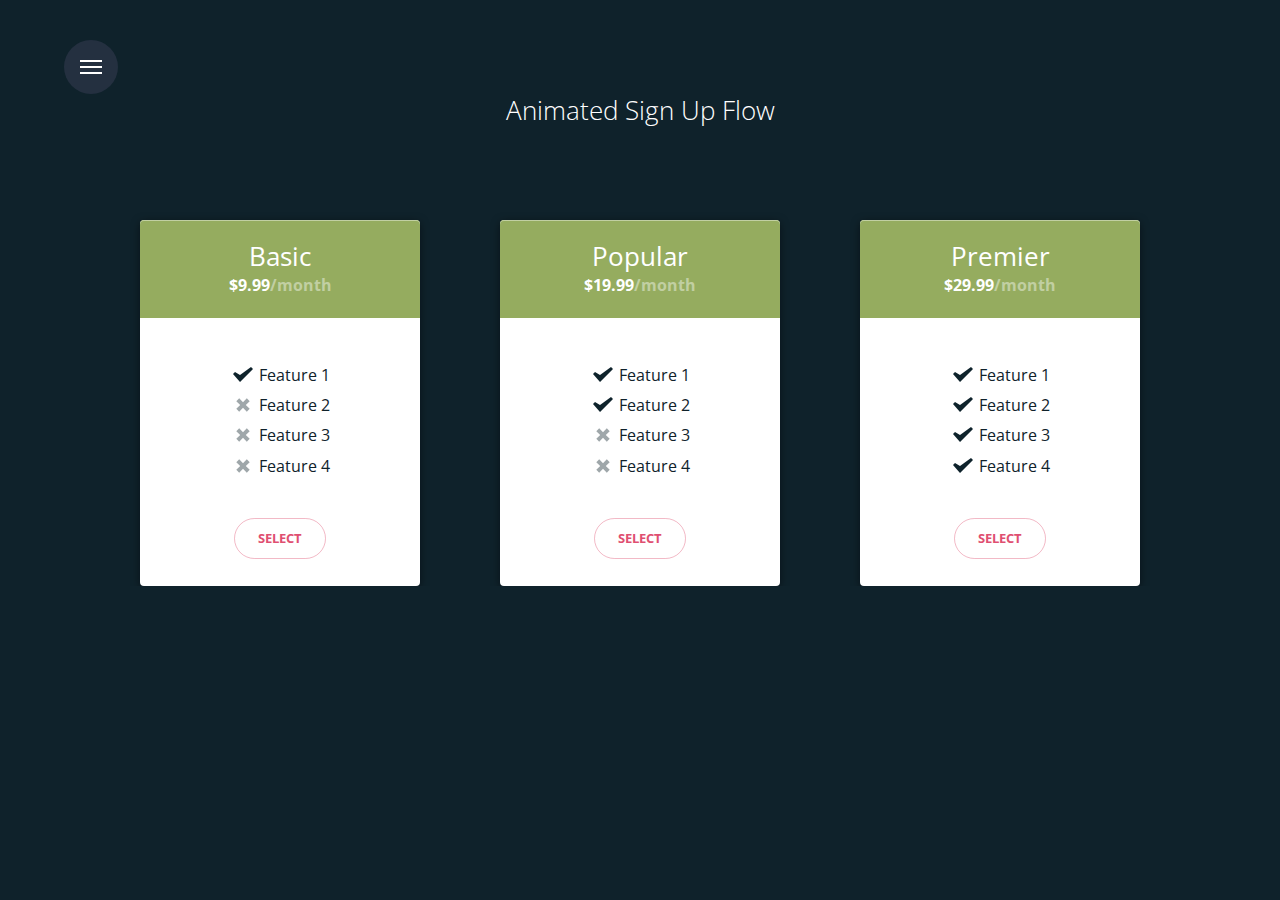
<file: donations/index.html>
<!doctype html>
<html lang="en" class="no-js">
<head>
	<meta charset="UTF-8">
	<meta name="viewport" content="width=device-width, initial-scale=1">
    <meta author="Kayasaya SAS">
	<link href='http://fonts.googleapis.com/css?family=Open+Sans:400,300,700,600' rel='stylesheet' type='text/css'>

	<link rel="stylesheet" href="css/reset.css"> <!-- CSS reset -->
	<link rel="stylesheet" href="../css/style.css"> <!-- Resource style -->
	<link rel="stylesheet" href="css/style.css"> <!-- Resource style -->
	<script src="js/modernizr.js"></script> <!-- Modernizr -->
  	
	<title>CIICCAC | Donations</title>
</head>
<body>
	<header class="cd-main-header">
		<h1>Animated Sign Up Flow</h1>
	</header>

	<ul class="cd-pricing">
		<li>
			<header class="cd-pricing-header">
				<h2>Basic</h2>

				<div class="cd-price">
					<span>$9.99</span>
					<span>month</span>
				</div>
			</header> <!-- .cd-pricing-header -->

			<div class="cd-pricing-features">
				<ul>
					<li class="available"><em>Feature 1</em></li>
					<li><em>Feature 2</em></li>
					<li><em>Feature 3</em></li>
					<li><em>Feature 4</em></li>
				</ul>
			</div> <!-- .cd-pricing-features -->

			<footer class="cd-pricing-footer">
				<a href="#0">Select</a>
			</footer> <!-- .cd-pricing-footer -->
		</li>
		
		<li>
			<header class="cd-pricing-header">
				<h2>Popular</h2>

				<div class="cd-price">
					<span>$19.99</span>
					<span>month</span>
				</div>
			</header> <!-- .cd-pricing-header -->

			<div class="cd-pricing-features">
				<ul>
					<li class="available"><em>Feature 1</em></li>
					<li class="available"><em>Feature 2</em></li>
					<li><em>Feature 3</em></li>
					<li><em>Feature 4</em></li>
				</ul>
			</div> <!-- .cd-pricing-features -->

			<footer class="cd-pricing-footer">
				<a href="#0">Select</a>
			</footer> <!-- .cd-pricing-footer -->
		</li>

		<li>
			<header class="cd-pricing-header">
				<h2>Premier</h2>

				<div class="cd-price">
					<span>$29.99</span>
					<span>month</span>
				</div>
			</header> <!-- .cd-pricing-header -->

			<div class="cd-pricing-features">
				<ul>
					<li class="available"><em>Feature 1</em></li>
					<li class="available"><em>Feature 2</em></li>
					<li class="available"><em>Feature 3</em></li>
					<li class="available"><em>Feature 4</em></li>
				</ul>
			</div> <!-- .cd-pricing-features -->

			<footer class="cd-pricing-footer">
				<a href="#0">Select</a>
			</footer> <!-- .cd-pricing-footer -->
		</li>
	</ul> <!-- .cd-pricing -->

	<div class="cd-form">
		
		<div class="cd-plan-info">
			<!-- content will be loaded using jQuery - according to the selected plan -->
		</div>

		<div class="cd-more-info">
			<h3>Need help?</h4>
			<p>Lorem ipsum dolor sit amet, consectetur adipisicing elit.</p>
		</div>
		
		<form action="">
			<fieldset>
				<legend>Account Info</legend>
				
				<div class="half-width">
					<label for="userName">Name</label>
					<input type="text" id="userName" name="userName">
				</div>
				
				<div class="half-width">
					<label for="userEmail">Email</label>
					<input type="email" id="userEmail" name="userEmail">
				</div>
				
				<div class="half-width">
					<label for="userPassword">Password</label>
					<input type="password" id="userPassword" name="userPassword">
				</div>
				
				<div class="half-width">
					<label for="userPasswordRepeat">Repeat Password</label>
					<input type="password" id="userPasswordRepeat" name="userPasswordRepeat">
				</div>
			</fieldset>

			<fieldset>
				<legend>Payment Method</legend>
				
				<div>
					<ul class="cd-payment-gateways">
						<li>
							<input type="radio" name="payment-method" id="paypal" value="paypal">
							<label for="paypal">Paypal</label>
						</li>
						
						<li>
							<input type="radio" name="payment-method" id="card" value="card" checked>
							<label for="card">Card</label>
						</li>
					</ul> <!-- .cd-payment-gateways -->
				</div>
				
				<div class="cd-credit-card">
					<div>
						<p class="half-width">
							<label for="cardNumber">Card Number</label>
							<input type="text" id="cardNumber" name="cardNumber">
						</p>

						<p class="half-width">
							<label>Expiration date</label>
							<b>
								<span class="cd-select">
									<select name="card-expiry-month" id="card-expiry-month">
										<option value="1">1</option>
										<option value="1">2</option>
										<option value="1">3</option>
										<option value="1">4</option>
										<option value="1">5</option>
										<option value="1">6</option>
										<option value="1">7</option>
										<option value="1">8</option>
										<option value="1">9</option>
										<option value="1">10</option>
										<option value="1">11</option>
										<option value="1">12</option>
									</select>
								</span>

								<span class="cd-select">
									<select name="card-expiry-year" id="card-expiry-year">
										<option value="2015">2015</option>
										<option value="2015">2016</option>
										<option value="2015">2017</option>
										<option value="2015">2018</option>
										<option value="2015">2019</option>
										<option value="2015">2020</option>
									</select>
								</span>
							</b>
						</p>
						
						<p class="half-width">
							<label for="cardCvc">Card CVC</label>
							<input type="text" id="cardCvc" name="cardCvc">
						</p>
					</div>
				</div> <!-- .cd-credit-card -->
			</fieldset>
			
			<fieldset>
				<div>
					<input type="submit" value="Get started">
				</div>
			</fieldset>
		</form>

		<a href="#0" class="cd-close"></a>
	</div>
<a href="#cd-nav" class="cd-nav-trigger">Menu 
		<span class="cd-nav-icon"></span>

		<svg x="0px" y="0px" width="54px" height="54px" viewBox="0 0 54 54">
			<circle fill="transparent" stroke="#656e79" stroke-width="1" cx="27" cy="27" r="25" stroke-dasharray="157 157" stroke-dashoffset="157"></circle>
		</svg>
	</a>
	
	<div id="cd-nav" class="cd-nav">
		<div class="cd-navigation-wrapper">
			<div class="cd-half-block">
				<h2>Navigation</h2>

				<nav>
					<ul class="cd-primary-nav">
						<li><a href="../index.html">Home</a></li>
						<li><a href="../slider/index.html">About Us</a></li>
						<li><a href="../projects/index.html">Our projects</a></li>
						<li><a href="#0" class="selected">Donations</a></li>
						<li><a href="/contact/index.html">Contact us</a></li>
					</ul>
				</nav>
			</div><!-- .cd-half-block -->
			
			<div class="cd-half-block">
				<address>
					<ul class="cd-contact-info">
						<li><a href="mailto:info@myemail.co">contact@siiccac.com</a></li>
						<li>Tel:41687006</li>
						<li>
							<span>5 de Mayo, Supermanzana 3, Manzana 81, Lote 3</span>
							<span>Col. Electricistas, Quintanaroo</span>
							<span>Cp.77400, MX</span>
						</li>
					</ul>
				</address>
			</div> <!-- .cd-half-block -->
		</div> <!-- .cd-navigation-wrapper -->
	</div> <!-- .cd-nav -->

<script src="js/jquery-2.1.4.js"></script>
<script src="js/velocity.min.js"></script>
<script src="js/main.js"></script> <!-- Resource jQuery -->
<script src="../js/main.js"></script> <!-- Resource jQuery -->
</body>
</html>
</file>
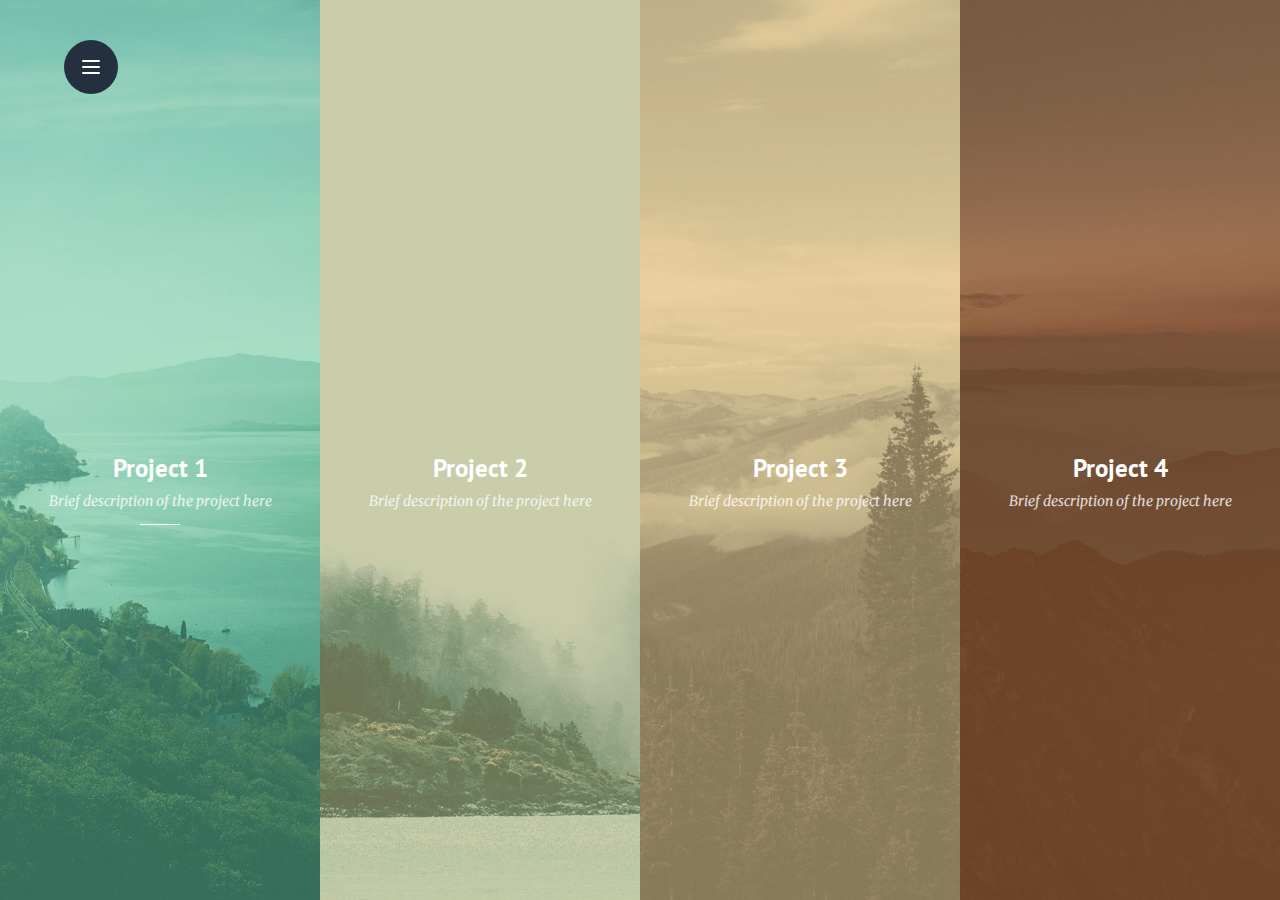
<file: projects/index.html>
<!doctype html>
<html lang="en" class="no-js">
<head>
	<meta charset="UTF-8">
	<meta name="viewport" content="width=device-width, initial-scale=1">
    <meta author="Kayasaya SAS">
	<link href='http://fonts.googleapis.com/css?family=PT+Sans:400,700|Merriweather:400italic,400' rel='stylesheet' type='text/css'>

	<link rel="stylesheet" href="css/reset.css"> <!-- CSS reset -->
	<link rel="stylesheet" href="css/style.css"> <!-- Resource style -->
	<script src="js/modernizr.js"></script> <!-- Modernizr -->
  	
	<title>CIICAC | Projects</title>
</head>
<body>
	<a class="cd-nav-trigger cd-text-replace" href="#primary-nav">Menu<span aria-hidden="true" class="cd-icon"></span></a>
	
	<div class="cd-projects-container">
		<ul class="cd-projects-previews">
			<li>
				<a href="#0">
					<div class="cd-project-title">
						<h2>Project 1</h2>
						<p>Brief description of the project here</p>
					</div>
				</a>
			</li>

			<li>
				<a href="#0">
					<div class="cd-project-title">
						<h2>Project 2</h2>
						<p>Brief description of the project here</p>
					</div>
				</a>
			</li>
			
			<li>
				<a href="#0">
					<div class="cd-project-title">
						<h2>Project 3</h2>
						<p>Brief description of the project here</p>
					</div>
				</a>
			</li>
			
			<li>
				<a href="#0">
					<div class="cd-project-title">
						<h2>Project 4</h2>
						<p>Brief description of the project here</p>
					</div>
				</a>
			</li>
		</ul> <!-- .cd-projects-previews -->

		<ul class="cd-projects">
			<li>
				<div class="preview-image">
					<div class="cd-project-title">
						<h2>Project 1</h2>
						<p>Brief description of the project here</p>
					</div> 
				</div>

				<div class="cd-project-info">
					<p>
						Lorem ipsum dolor sit amet, consectetur adipisicing elit. Minima, quod dicta aliquid nemo repellendus distinctio minus dolor aperiam suscipit, ea enim accusantium, deleniti qui sequi sint nihil modi amet eligendi, quidem animi error labore voluptatibus sed. Qui magnam labore, iusto nostrum. Praesentium non, impedit accusantium consequatur officia architecto, mollitia placeat aperiam tenetur pariatur voluptatibus corrupti vitae deserunt! Nostrum non mollitia deserunt ipsam. Sunt quaerat natus cupiditate iure ipsa voluptatibus recusandae ratione vitae amet distinctio, voluptas, minus vero expedita ea fugit similique sit cumque ad id facere? Ab quas, odio neque quis ratione. Natus labore sit esse, porro placeat eum hic.
						Lorem ipsum dolor sit amet, consectetur adipisicing elit. Minima, quod dicta aliquid nemo repellendus distinctio minus dolor aperiam suscipit, ea enim accusantium, deleniti qui sequi sint nihil modi amet eligendi, quidem animi error labore voluptatibus sed. Qui magnam labore, iusto nostrum. Praesentium non, impedit accusantium consequatur officia architecto, mollitia placeat aperiam tenetur pariatur voluptatibus corrupti vitae deserunt! Nostrum non mollitia deserunt ipsam. Sunt quaerat natus cupiditate iure ipsa voluptatibus recusandae ratione vitae amet distinctio, voluptas, minus vero expedita ea fugit similique sit cumque ad id facere? Ab quas, odio neque quis ratione. Natus labore sit esse, porro placeat eum hic.
						Lorem ipsum dolor sit amet, consectetur adipisicing elit. Minima, quod dicta aliquid nemo repellendus distinctio minus dolor aperiam suscipit, ea enim accusantium, deleniti qui sequi sint nihil modi amet eligendi, quidem animi error labore voluptatibus sed. Qui magnam labore, iusto nostrum. Praesentium non, impedit accusantium consequatur officia architecto, mollitia placeat aperiam tenetur pariatur voluptatibus corrupti vitae deserunt! Nostrum non mollitia deserunt ipsam. Sunt quaerat natus cupiditate iure ipsa voluptatibus recusandae ratione vitae amet distinctio, voluptas, minus vero expedita ea fugit similique sit cumque ad id facere? Ab quas, odio neque quis ratione. Natus labore sit esse, porro placeat eum hic.
						Lorem ipsum dolor sit amet, consectetur adipisicing elit. Minima, quod dicta aliquid nemo repellendus distinctio minus dolor aperiam suscipit, ea enim accusantium, deleniti qui sequi sint nihil modi amet eligendi, quidem animi error labore voluptatibus sed. Qui magnam labore, iusto nostrum. Praesentium non, impedit accusantium consequatur officia architecto, mollitia placeat aperiam tenetur pariatur voluptatibus corrupti vitae deserunt! Nostrum non mollitia deserunt ipsam. Sunt quaerat natus cupiditate iure ipsa voluptatibus recusandae ratione vitae amet distinctio, voluptas, minus vero expedita ea fugit similique sit cumque ad id facere? Ab quas, odio neque quis ratione. Natus labore sit esse, porro placeat eum hic.
					</p>
				</div> <!-- .cd-project-info -->
			</li>

			<li>
				<div class="preview-image">
					<div class="cd-project-title">
						<h2>Project 2</h2>
						<p>Brief description of the project here</p>
					</div> 
				</div>

				<div class="cd-project-info">
					<p>
						Lorem ipsum dolor sit amet, consectetur adipisicing elit. Minima, quod dicta aliquid nemo repellendus distinctio minus dolor aperiam suscipit, ea enim accusantium, deleniti qui sequi sint nihil modi amet eligendi, quidem animi error labore voluptatibus sed. Qui magnam labore, iusto nostrum. Praesentium non, impedit accusantium consequatur officia architecto, mollitia placeat aperiam tenetur pariatur voluptatibus corrupti vitae deserunt! Nostrum non mollitia deserunt ipsam. Sunt quaerat natus cupiditate iure ipsa voluptatibus recusandae ratione vitae amet distinctio, voluptas, minus vero expedita ea fugit similique sit cumque ad id facere? Ab quas, odio neque quis ratione. Natus labore sit esse, porro placeat eum hic.
						Lorem ipsum dolor sit amet, consectetur adipisicing elit. Minima, quod dicta aliquid nemo repellendus distinctio minus dolor aperiam suscipit, ea enim accusantium, deleniti qui sequi sint nihil modi amet eligendi, quidem animi error labore voluptatibus sed. Qui magnam labore, iusto nostrum. Praesentium non, impedit accusantium consequatur officia architecto, mollitia placeat aperiam tenetur pariatur voluptatibus corrupti vitae deserunt! Nostrum non mollitia deserunt ipsam. Sunt quaerat natus cupiditate iure ipsa voluptatibus recusandae ratione vitae amet distinctio, voluptas, minus vero expedita ea fugit similique sit cumque ad id facere? Ab quas, odio neque quis ratione. Natus labore sit esse, porro placeat eum hic.
						Lorem ipsum dolor sit amet, consectetur adipisicing elit. Minima, quod dicta aliquid nemo repellendus distinctio minus dolor aperiam suscipit, ea enim accusantium, deleniti qui sequi sint nihil modi amet eligendi, quidem animi error labore voluptatibus sed. Qui magnam labore, iusto nostrum. Praesentium non, impedit accusantium consequatur officia architecto, mollitia placeat aperiam tenetur pariatur voluptatibus corrupti vitae deserunt! Nostrum non mollitia deserunt ipsam. Sunt quaerat natus cupiditate iure ipsa voluptatibus recusandae ratione vitae amet distinctio, voluptas, minus vero expedita ea fugit similique sit cumque ad id facere? Ab quas, odio neque quis ratione. Natus labore sit esse, porro placeat eum hic.
						Lorem ipsum dolor sit amet, consectetur adipisicing elit. Minima, quod dicta aliquid nemo repellendus distinctio minus dolor aperiam suscipit, ea enim accusantium, deleniti qui sequi sint nihil modi amet eligendi, quidem animi error labore voluptatibus sed. Qui magnam labore, iusto nostrum. Praesentium non, impedit accusantium consequatur officia architecto, mollitia placeat aperiam tenetur pariatur voluptatibus corrupti vitae deserunt! Nostrum non mollitia deserunt ipsam. Sunt quaerat natus cupiditate iure ipsa voluptatibus recusandae ratione vitae amet distinctio, voluptas, minus vero expedita ea fugit similique sit cumque ad id facere? Ab quas, odio neque quis ratione. Natus labore sit esse, porro placeat eum hic.
					</p>
				</div> <!-- .cd-project-info -->
			</li>

			<li>
				<div class="preview-image">
					<div class="cd-project-title">
						<h2>Project 3</h2>
						<p>Brief description of the project here</p>
					</div> 
				</div>

				<div class="cd-project-info">
					<p>
						Lorem ipsum dolor sit amet, consectetur adipisicing elit. Minima, quod dicta aliquid nemo repellendus distinctio minus dolor aperiam suscipit, ea enim accusantium, deleniti qui sequi sint nihil modi amet eligendi, quidem animi error labore voluptatibus sed. Qui magnam labore, iusto nostrum. Praesentium non, impedit accusantium consequatur officia architecto, mollitia placeat aperiam tenetur pariatur voluptatibus corrupti vitae deserunt! Nostrum non mollitia deserunt ipsam. Sunt quaerat natus cupiditate iure ipsa voluptatibus recusandae ratione vitae amet distinctio, voluptas, minus vero expedita ea fugit similique sit cumque ad id facere? Ab quas, odio neque quis ratione. Natus labore sit esse, porro placeat eum hic.
						Lorem ipsum dolor sit amet, consectetur adipisicing elit. Minima, quod dicta aliquid nemo repellendus distinctio minus dolor aperiam suscipit, ea enim accusantium, deleniti qui sequi sint nihil modi amet eligendi, quidem animi error labore voluptatibus sed. Qui magnam labore, iusto nostrum. Praesentium non, impedit accusantium consequatur officia architecto, mollitia placeat aperiam tenetur pariatur voluptatibus corrupti vitae deserunt! Nostrum non mollitia deserunt ipsam. Sunt quaerat natus cupiditate iure ipsa voluptatibus recusandae ratione vitae amet distinctio, voluptas, minus vero expedita ea fugit similique sit cumque ad id facere? Ab quas, odio neque quis ratione. Natus labore sit esse, porro placeat eum hic.
						Lorem ipsum dolor sit amet, consectetur adipisicing elit. Minima, quod dicta aliquid nemo repellendus distinctio minus dolor aperiam suscipit, ea enim accusantium, deleniti qui sequi sint nihil modi amet eligendi, quidem animi error labore voluptatibus sed. Qui magnam labore, iusto nostrum. Praesentium non, impedit accusantium consequatur officia architecto, mollitia placeat aperiam tenetur pariatur voluptatibus corrupti vitae deserunt! Nostrum non mollitia deserunt ipsam. Sunt quaerat natus cupiditate iure ipsa voluptatibus recusandae ratione vitae amet distinctio, voluptas, minus vero expedita ea fugit similique sit cumque ad id facere? Ab quas, odio neque quis ratione. Natus labore sit esse, porro placeat eum hic.
						Lorem ipsum dolor sit amet, consectetur adipisicing elit. Minima, quod dicta aliquid nemo repellendus distinctio minus dolor aperiam suscipit, ea enim accusantium, deleniti qui sequi sint nihil modi amet eligendi, quidem animi error labore voluptatibus sed. Qui magnam labore, iusto nostrum. Praesentium non, impedit accusantium consequatur officia architecto, mollitia placeat aperiam tenetur pariatur voluptatibus corrupti vitae deserunt! Nostrum non mollitia deserunt ipsam. Sunt quaerat natus cupiditate iure ipsa voluptatibus recusandae ratione vitae amet distinctio, voluptas, minus vero expedita ea fugit similique sit cumque ad id facere? Ab quas, odio neque quis ratione. Natus labore sit esse, porro placeat eum hic.
					</p>
				</div> <!-- .cd-project-info -->
			</li>

			<li>
				<div class="preview-image">
					<div class="cd-project-title">
						<h2>Project 4</h2>
						<p>Brief description of the project here</p>
					</div> 
				</div>

				<div class="cd-project-info">
					<p>
						Lorem ipsum dolor sit amet, consectetur adipisicing elit. Minima, quod dicta aliquid nemo repellendus distinctio minus dolor aperiam suscipit, ea enim accusantium, deleniti qui sequi sint nihil modi amet eligendi, quidem animi error labore voluptatibus sed. Qui magnam labore, iusto nostrum. Praesentium non, impedit accusantium consequatur officia architecto, mollitia placeat aperiam tenetur pariatur voluptatibus corrupti vitae deserunt! Nostrum non mollitia deserunt ipsam. Sunt quaerat natus cupiditate iure ipsa voluptatibus recusandae ratione vitae amet distinctio, voluptas, minus vero expedita ea fugit similique sit cumque ad id facere? Ab quas, odio neque quis ratione. Natus labore sit esse, porro placeat eum hic.
						Lorem ipsum dolor sit amet, consectetur adipisicing elit. Minima, quod dicta aliquid nemo repellendus distinctio minus dolor aperiam suscipit, ea enim accusantium, deleniti qui sequi sint nihil modi amet eligendi, quidem animi error labore voluptatibus sed. Qui magnam labore, iusto nostrum. Praesentium non, impedit accusantium consequatur officia architecto, mollitia placeat aperiam tenetur pariatur voluptatibus corrupti vitae deserunt! Nostrum non mollitia deserunt ipsam. Sunt quaerat natus cupiditate iure ipsa voluptatibus recusandae ratione vitae amet distinctio, voluptas, minus vero expedita ea fugit similique sit cumque ad id facere? Ab quas, odio neque quis ratione. Natus labore sit esse, porro placeat eum hic.
						Lorem ipsum dolor sit amet, consectetur adipisicing elit. Minima, quod dicta aliquid nemo repellendus distinctio minus dolor aperiam suscipit, ea enim accusantium, deleniti qui sequi sint nihil modi amet eligendi, quidem animi error labore voluptatibus sed. Qui magnam labore, iusto nostrum. Praesentium non, impedit accusantium consequatur officia architecto, mollitia placeat aperiam tenetur pariatur voluptatibus corrupti vitae deserunt! Nostrum non mollitia deserunt ipsam. Sunt quaerat natus cupiditate iure ipsa voluptatibus recusandae ratione vitae amet distinctio, voluptas, minus vero expedita ea fugit similique sit cumque ad id facere? Ab quas, odio neque quis ratione. Natus labore sit esse, porro placeat eum hic.
						Lorem ipsum dolor sit amet, consectetur adipisicing elit. Minima, quod dicta aliquid nemo repellendus distinctio minus dolor aperiam suscipit, ea enim accusantium, deleniti qui sequi sint nihil modi amet eligendi, quidem animi error labore voluptatibus sed. Qui magnam labore, iusto nostrum. Praesentium non, impedit accusantium consequatur officia architecto, mollitia placeat aperiam tenetur pariatur voluptatibus corrupti vitae deserunt! Nostrum non mollitia deserunt ipsam. Sunt quaerat natus cupiditate iure ipsa voluptatibus recusandae ratione vitae amet distinctio, voluptas, minus vero expedita ea fugit similique sit cumque ad id facere? Ab quas, odio neque quis ratione. Natus labore sit esse, porro placeat eum hic.
					</p>
				</div> <!-- .cd-project-info -->
			</li>
		</ul> <!-- .cd-projects -->

		<button class="scroll cd-text-replace">Scroll</button>
	</div> <!-- .cd-project-container -->

	<nav>
	<nav>
<div id="cd-nav" class="cd-nav">
		<div class="cd-navigation-wrapper">
			<div class="cd-half-block">
				<h2>Navigation</h2>

				<nav>
					<ul class="cd-primary-nav">
						<li><a href="../index.html">Home</a></li>
						<li><a href="../slider/index.html">About Us</a></li>
						<li><a href="#0" class="selected">Our projects</a></li>
						<li><a href="../donations/index.html">Donations</a></li>
						<li><a href="../contact/index.html">Contact us</a></li>
					</ul>
				</nav>
			</div><!-- .cd-half-block -->
			
			<div class="cd-half-block">
				<address>
					<ul class="cd-contact-info">
						<li><a href="mailto:info@myemail.co">contact@siiccac.com</a></li>
						<li>Tel:41687006</li>
						<li>
							<span>5 de Mayo, Supermanzana 3, Manzana 81, Lote 3</span>
							<span>Col. Electricistas, Quintanaroo</span>
							<span>Cp.77400, MX</span>
						</li>
					</ul>
				</address>
			</div> <!-- .cd-half-block -->
		</div> <!-- .cd-navigation-wrapper -->
	</div> <!-- .cd-nav --></nav> <!-- .cd-primary-nav -->
<script src="js/jquery-2.1.1.js"></script>
<script src="js/main.js"></script> <!-- Resource jQuery -->
</body>
</html>
</file>
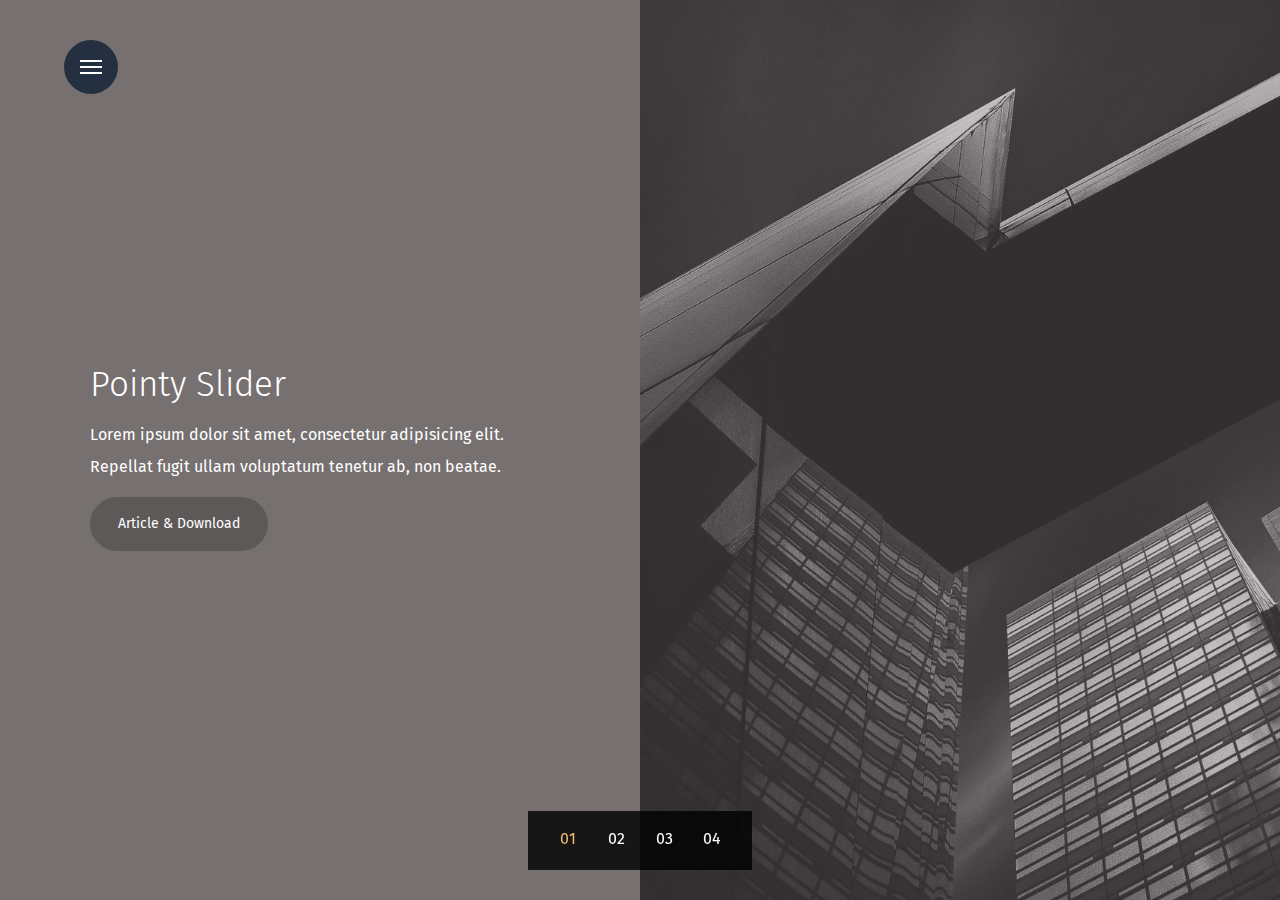
<file: slider/index.html>
<!doctype html>
<html lang="en" class="no-js">
<head>
	<meta charset="UTF-8">
	<meta name="viewport" content="width=device-width, initial-scale=1">
    <meta author="Kayasaya SAS">
	<link href='https://fonts.googleapis.com/css?family=Fira+Sans:400,300,700' rel='stylesheet' type='text/css'>

	<link rel="stylesheet" href="css/reset.css"> <!-- CSS reset -->
    <link rel="stylesheet" href="../css/style.css"> <!-- Resource style -->
	<link rel="stylesheet" href="css/style.css"> <!-- Resource style -->
	<script src="js/modernizr.js"></script> <!-- Modernizr -->
  	
	<title>CICCAC | About us</title>
</head>
<body>
	<div class="cd-slider-wrapper">
		<ul class="cd-slider">
			<li class="is-visible">
				<div class="cd-half-block image"></div>

				<div class="cd-half-block content">
					<div>
						<h2>Pointy Slider</h2>
						<p>
							Lorem ipsum dolor sit amet, consectetur adipisicing elit. Repellat fugit ullam voluptatum tenetur ab, non beatae.
						</p>
						<a href="https://codyhouse.co/?p=7404" class="btn">Article &amp; Download</a>
					</div>
				</div>
			</li> <!-- .cd-half-block.content -->

			<li>
				<div class="cd-half-block image"></div>

				<div class="cd-half-block content light-bg">
					<div>
						<h2>Slide Number 2</h2>
						<p>
							Lorem ipsum dolor sit amet, consectetur adipisicing elit. Repellat fugit ullam voluptatum tenetur ab, non beatae, impedit dolorem itaque voluptates facilis necessitatibus suscipit dolor rerum dolores dignissimos alias facere sunt aliquid.
						</p>
					</div>
				</div> <!-- .cd-half-block.content -->
			</li>

			<li>
				<div class="cd-half-block image"></div>

				<div class="cd-half-block content">
					<div>
						<h2>Slide Number 3</h2>
						<p>
							Lorem ipsum dolor sit amet, consectetur adipisicing elit. Repellat fugit ullam voluptatum tenetur ab, non beatae, impedit dolorem itaque voluptates facilis necessitatibus suscipit dolor rerum dolores dignissimos alias facere sunt aliquid.
						</p>
					</div>
				</div> <!-- .cd-half-block.content -->
			</li>

			<li>
				<div class="cd-half-block image"></div>

				<div class="cd-half-block content">
					<div>
						<h2>Slide Number 4</h2>
						<p>
							Lorem ipsum dolor sit amet, consectetur adipisicing elit. Repellat fugit ullam voluptatum tenetur ab, non beatae, impedit dolorem itaque voluptates facilis necessitatibus suscipit dolor rerum dolores dignissimos alias facere sunt aliquid.
						</p>
					</div>
				</div> <!-- .cd-half-block.content -->
			</li>
		</ul> <!-- .cd-slider -->
	</div> <!-- .cd-slider-wrapper -->
    <a href="#cd-nav" class="cd-nav-trigger">Menu 
		<span class="cd-nav-icon"></span>

		<svg x="0px" y="0px" width="54px" height="54px" viewBox="0 0 54 54">
			<circle fill="transparent" stroke="#656e79" stroke-width="1" cx="27" cy="27" r="25" stroke-dasharray="157 157" stroke-dashoffset="157"></circle>
		</svg>
	</a>
	
	<div id="cd-nav" class="cd-nav">
		<div class="cd-navigation-wrapper">
			<div class="cd-half-block">
				<h2>Navigation</h2>

				<nav>
					<ul class="cd-primary-nav">
						<li><a href="../index.html">Home</a></li>
						<li><a href="#0"  class="selected">About Us</a></li>
						<li><a href="../projects/index.html">Our projects</a></li>
						<li><a href="../donations/index.html">Donations</a></li>
						<li><a href="../contact/index.html">Contact us</a></li>
					</ul>
				</nav>
			</div><!-- .cd-half-block -->
			
			<div class="cd-half-block">
				<address>
					<ul class="cd-contact-info">
						<li><a href="mailto:info@myemail.co">contact@ciiccac.com</a></li>
						<li>Tel:41687006</li>
						<li>
							<span>5 de Mayo, Supermanzana 3, Manzana 81, Lote 3</span>
							<span>Col. Electricistas, Quintanaroo</span>
							<span>Cp.77400, MX</span>
						</li>
					</ul>
				</address>
			</div> <!-- .cd-half-block -->
		</div> <!-- .cd-navigation-wrapper -->
	</div> <!-- .cd-nav -->
<script src="js/jquery-2.1.4.js"></script>
<script src="js/jquery.mobile.custom.min.js"></script>
<script src="js/main.js"></script> <!-- Resource jQuery -->
<script src="../js/main.js"></script> <!-- Resource jQuery -->

</body>
</html>
</file>
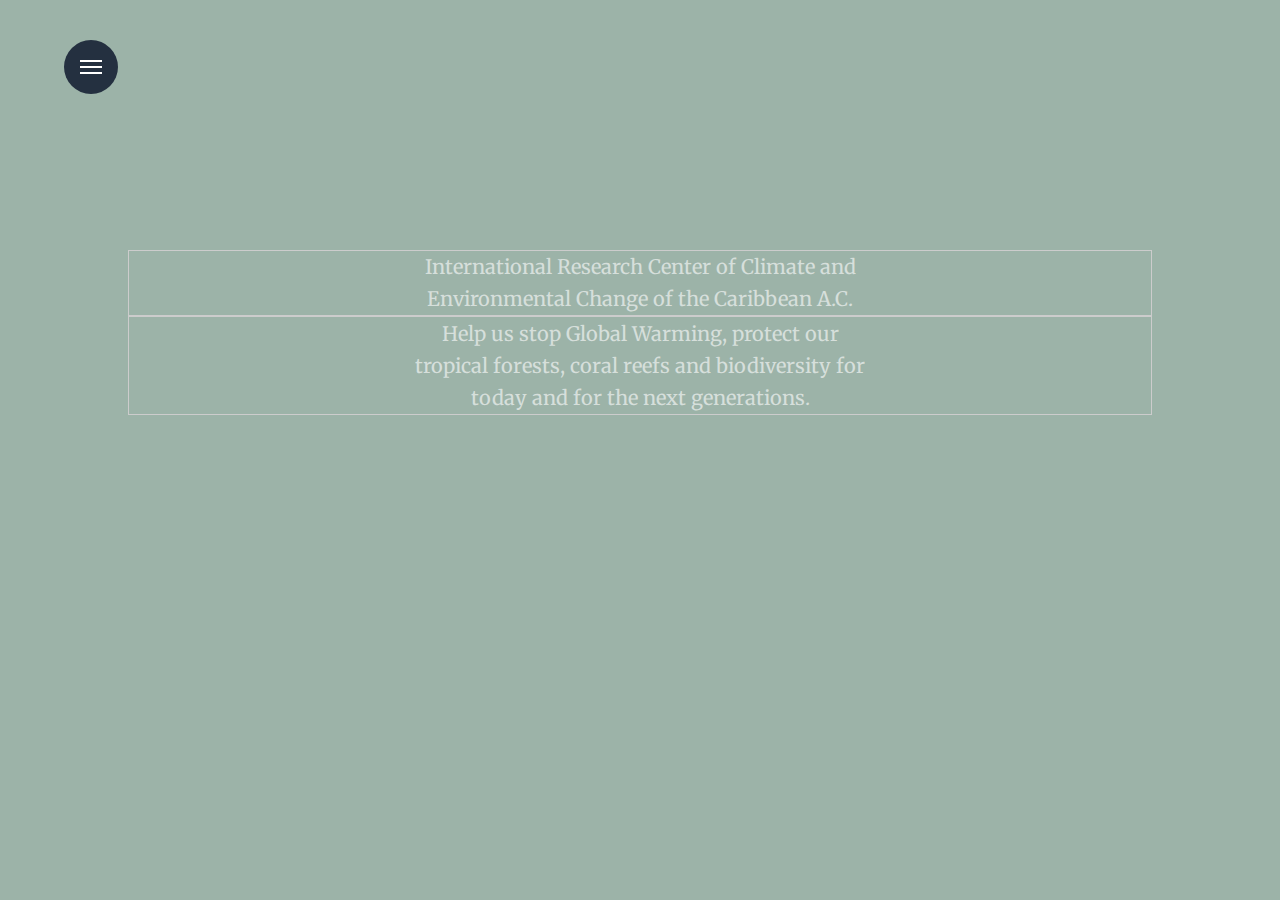
<file: Cicac/Navigation/index.html>
<!doctype html>
<html lang="en" class="no-js">
<head>
	<meta charset="UTF-8">
	<meta name="viewport" content="width=device-width, initial-scale=1">
    <meta author="Kayasaya SAS">

	<link href='http://fonts.googleapis.com/css?family=Open+Sans:400,800,700|Merriweather:400,700' rel='stylesheet' type='text/css'>

	<link rel="stylesheet" href="css/reset.css"> <!-- CSS reset -->
     <link rel="stylesheet" href="css/w3.css"> 
	<link rel="stylesheet" href="css/style.css"> <!-- Resource style -->
	<script src="js/modernizr.js"></script> <!-- Modernizr -->
  	
	<title>CIICAC</title>
</head>
<body>
	<main>
<div class="w3-container w3-border w3-large">
 <p class="w3-align">International Research Center of Climate and Environmental Change of the Caribbean A.C.</p>
</div> 	
 <div class="w3-container w3-border w3-large">
  <div class="w3-left-align"><p>Help us stop Global Warming, protect our tropical forests, coral reefs and biodiversity
for today and for the next generations.</p></div>
  
</div> 
		
	</main>

	<a href="#cd-nav" class="cd-nav-trigger">Menu 
		<span class="cd-nav-icon"></span>

		<svg x="0px" y="0px" width="54px" height="54px" viewBox="0 0 54 54">
			<circle fill="transparent" stroke="#656e79" stroke-width="1" cx="27" cy="27" r="25" stroke-dasharray="157 157" stroke-dashoffset="157"></circle>
		</svg>
	</a>
	
	<div id="cd-nav" class="cd-nav">
		<div class="cd-navigation-wrapper">
			<div class="cd-half-block">
				<h2>Navigation</h2>

				<nav>
					<ul class="cd-primary-nav">
						<li><a href="#0" class="selected">Home</a></li>
						<li><a href="slider/index.html">About Us</a></li>
						<li><a href="projects/index.html">Our projects</a></li>
						<li><a href="donations/index.html">Donations</a></li>
						<li><a href="/contact/index.html">Contact us</a></li>
					</ul>
				</nav>
			</div><!-- .cd-half-block -->
			
			<div class="cd-half-block">
				<address>
					<ul class="cd-contact-info">
						<li><a href="mailto:info@myemail.co">contact@siiccac.com</a></li>
						<li>Tel:41687006</li>
						<li>
							<span>5 de Mayo, Supermanzana 3, Manzana 81, Lote 3</span>
							<span>Col. Electricistas, Quintanaroo</span>
							<span>Cp.77400, MX</span>
						</li>
					</ul>
				</address>
			</div> <!-- .cd-half-block -->
		</div> <!-- .cd-navigation-wrapper -->
	</div> <!-- .cd-nav -->
<script src="js/jquery-2.1.1.js"></script>
<script src="js/main.js"></script> <!-- Resource jQuery -->
</body>
</html>
</file>
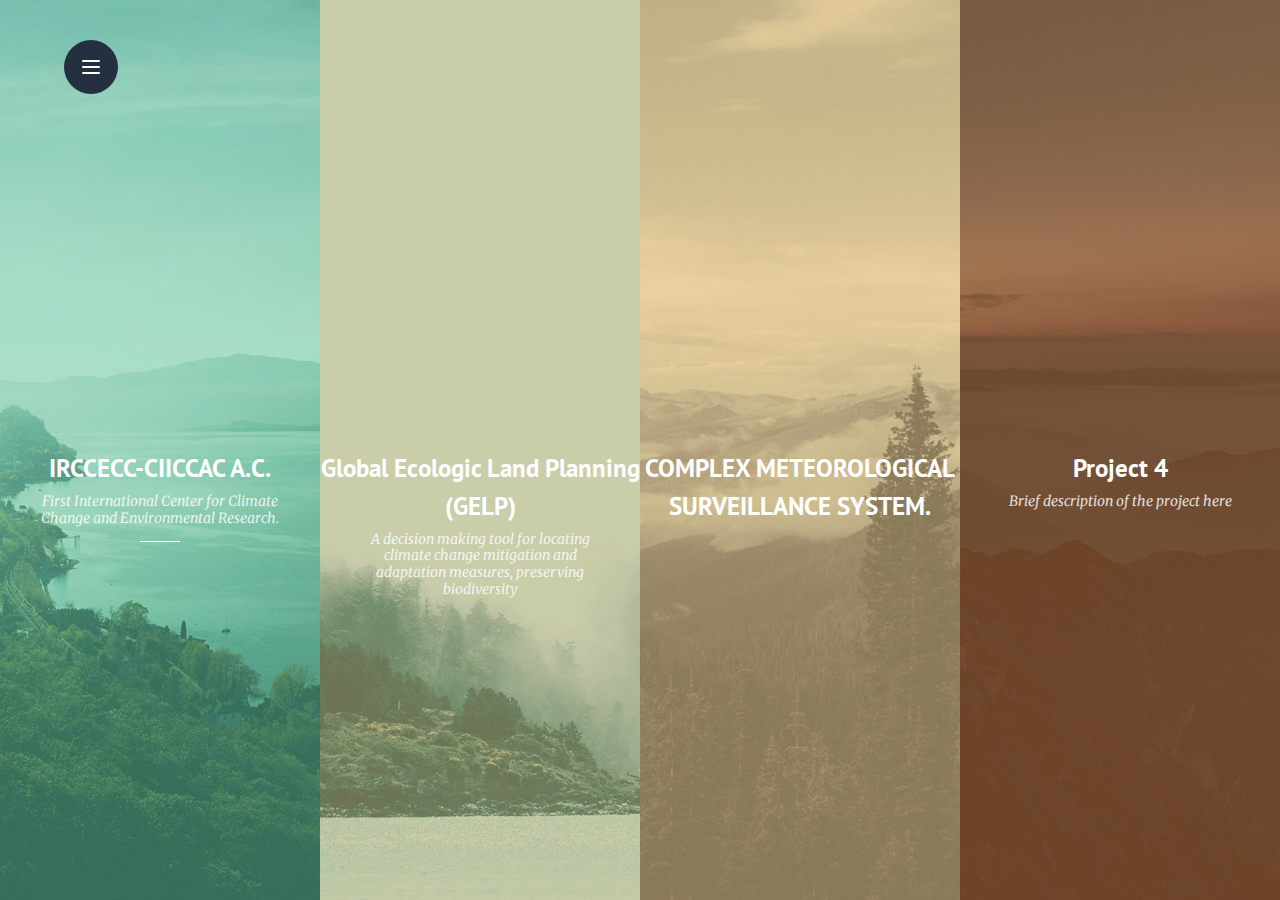
<file: Cicac/Navigation/projects/index.html>
<!doctype html>
<html lang="en" class="no-js">
<head>
	<meta charset="UTF-8">
	<meta name="viewport" content="width=device-width, initial-scale=1">
    <meta author="Kayasaya SAS">
	<link href='http://fonts.googleapis.com/css?family=PT+Sans:400,700|Merriweather:400italic,400' rel='stylesheet' type='text/css'>

	<link rel="stylesheet" href="css/reset.css"> <!-- CSS reset -->
	<link rel="stylesheet" href="css/style.css"> <!-- Resource style -->
	<script src="js/modernizr.js"></script> <!-- Modernizr -->
  	
	<title>CIICAC | Projects</title>
</head>
<body>
	<a class="cd-nav-trigger cd-text-replace" href="#primary-nav">Menu<span aria-hidden="true" class="cd-icon"></span></a>
	
	<div class="cd-projects-container">
		<ul class="cd-projects-previews">
			<li>
				<a href="#0">
					<div class="cd-project-title">
						<h2>IRCCECC-CIICCAC A.C.</h2>
						<p>First International Center for Climate Change and Environmental Research.</p>
					</div>
				</a>
			</li>

			<li>
				<a href="#0">
					<div class="cd-project-title">
						<h2>Global Ecologic Land Planning (GELP)</h2>
						<p>A decision making tool for locating climate change mitigation and adaptation measures, preserving biodiversity

​</p>
					</div>
				</a>
			</li>
			
			<li>
				<a href="#0">
					<div class="cd-project-title">
						<h2>COMPLEX METEOROLOGICAL SURVEILLANCE SYSTEM. </h2>
						<p></p>
					</div>
				</a>
			</li>
			
			<li>
				<a href="#0">
					<div class="cd-project-title">
						<h2>Project 4</h2>
						<p>Brief description of the project here</p>
					</div>
				</a>
			</li>
		</ul> <!-- .cd-projects-previews -->

		<ul class="cd-projects">
			<li>
				<div class="preview-image">
					<div class="cd-project-title">
						<h2>IRCCECC-CIICCAC A.C.</h2>
						<p></p>
					</div> 
				</div>

				<div class="cd-project-info">
					<p>Creation of the International Research Center for Climate Change IRCCECC, (CIICCAC for its Spanish initials)
Using the 12,000 square meters offered by a private foundation, the CIICCAC will be built in order to concentrate the knowledge of different universities working in the Caribbean region. The Center will coordinate the efforts to solve local problems of mitigation and adaptation of global change and to protect terrestrial and marine biodiversity.
                        The first International Center for Climate Change and Environmental Research. With the support of the Government of Quintana Roo, Mexico, the first regional research center in the State of Quintana Roo, Mexico, will be promoted: "International Center for Research on Climate and Environmental Change of the Caribbean A.C. (CIICCAC) "which will crystallize agreements at international, regional and national level that will involve various action projects for the protection of Rapid Response and Disaster Prevention, Biodiversity, Sustainable Development, adaptation and mitigation of Climate Chang
						
					</p>
				</div> <!-- .cd-project-info -->
			</li>

			<li>
				<div class="preview-image">
					<div class="cd-project-title">
						<h2>Global Ecologic Land Planning (GELP)</h2>
						<p></p>
					</div> 
				</div>

				<div class="cd-project-info">
					<p>
						GELP Funding
The execution of the GELP requires a large amount of financial support that can be supplied by the GELP Fund with the contribution of all nations, private sectors and probably similar to the Green Climate Fund proposed in the Paris Agreement, whose projects are supervised by representatives of all human society.
					</p>
				</div> <!-- .cd-project-info -->
			</li>

			<li>
				<div class="preview-image">
					<div class="cd-project-title">
						<h2>COMPLEX METEOROLOGICAL SURVEILLANCE SYSTEM, EARLY WARNING, RAPID RESPONSE AND DISASTER PREVENTION IN THE GREAT CARIBBEAN. </h2>
						<p></p>
					</div> 
				</div>

				<div class="cd-project-info">
					<p>
						1. Risk Management: Identify, Evaluate and Prioritize Risks Reduce, Disseminate and Transfer Risks

2. Emergency Management: Mitigation of Impacts of Emergencies

3. Response and Recovery: Overview Fast answer Recovery

4. Real-time information: Instant communication Dissemination of alert levels in different ways. Applications for cellular telephony
					</p>
				</div> <!-- .cd-project-info -->
			</li>

			<li>
				<div class="preview-image">
					<div class="cd-project-title">
						<h2>Project 4</h2>
						<p>Brief description of the project here</p>
					</div> 
				</div>

				<div class="cd-project-info">
					<p>
						Lorem ipsum dolor sit amet, consectetur adipisicing elit. Minima, quod dicta aliquid nemo repellendus distinctio minus dolor aperiam suscipit, ea enim accusantium, deleniti qui sequi sint nihil modi amet eligendi, quidem animi error labore voluptatibus sed. Qui magnam labore, iusto nostrum. Praesentium non, impedit accusantium consequatur officia architecto, mollitia placeat aperiam tenetur pariatur voluptatibus corrupti vitae deserunt! Nostrum non mollitia deserunt ipsam. Sunt quaerat natus cupiditate iure ipsa voluptatibus recusandae ratione vitae amet distinctio, voluptas, minus vero expedita ea fugit similique sit cumque ad id facere? Ab quas, odio neque quis ratione. Natus labore sit esse, porro placeat eum hic.
						Lorem ipsum dolor sit amet, consectetur adipisicing elit. Minima, quod dicta aliquid nemo repellendus distinctio minus dolor aperiam suscipit, ea enim accusantium, deleniti qui sequi sint nihil modi amet eligendi, quidem animi error labore voluptatibus sed. Qui magnam labore, iusto nostrum. Praesentium non, impedit accusantium consequatur officia architecto, mollitia placeat aperiam tenetur pariatur voluptatibus corrupti vitae deserunt! Nostrum non mollitia deserunt ipsam. Sunt quaerat natus cupiditate iure ipsa voluptatibus recusandae ratione vitae amet distinctio, voluptas, minus vero expedita ea fugit similique sit cumque ad id facere? Ab quas, odio neque quis ratione. Natus labore sit esse, porro placeat eum hic.
						Lorem ipsum dolor sit amet, consectetur adipisicing elit. Minima, quod dicta aliquid nemo repellendus distinctio minus dolor aperiam suscipit, ea enim accusantium, deleniti qui sequi sint nihil modi amet eligendi, quidem animi error labore voluptatibus sed. Qui magnam labore, iusto nostrum. Praesentium non, impedit accusantium consequatur officia architecto, mollitia placeat aperiam tenetur pariatur voluptatibus corrupti vitae deserunt! Nostrum non mollitia deserunt ipsam. Sunt quaerat natus cupiditate iure ipsa voluptatibus recusandae ratione vitae amet distinctio, voluptas, minus vero expedita ea fugit similique sit cumque ad id facere? Ab quas, odio neque quis ratione. Natus labore sit esse, porro placeat eum hic.
						Lorem ipsum dolor sit amet, consectetur adipisicing elit. Minima, quod dicta aliquid nemo repellendus distinctio minus dolor aperiam suscipit, ea enim accusantium, deleniti qui sequi sint nihil modi amet eligendi, quidem animi error labore voluptatibus sed. Qui magnam labore, iusto nostrum. Praesentium non, impedit accusantium consequatur officia architecto, mollitia placeat aperiam tenetur pariatur voluptatibus corrupti vitae deserunt! Nostrum non mollitia deserunt ipsam. Sunt quaerat natus cupiditate iure ipsa voluptatibus recusandae ratione vitae amet distinctio, voluptas, minus vero expedita ea fugit similique sit cumque ad id facere? Ab quas, odio neque quis ratione. Natus labore sit esse, porro placeat eum hic.
					</p>
				</div> <!-- .cd-project-info -->
			</li>
		</ul> <!-- .cd-projects -->

		<button class="scroll cd-text-replace">Scroll</button>
	</div> <!-- .cd-project-container -->

	<nav>
	<nav>
<div id="cd-nav" class="cd-nav">
		<div class="cd-navigation-wrapper">
			<div class="cd-half-block">
				<h2>Navigation</h2>

				<nav>
					<ul class="cd-primary-nav">
						<li><a href="../index.html">Home</a></li>
						<li><a href="../slider/index.html">About Us</a></li>
						<li><a href="#0" class="selected">Our projects</a></li>
						<li><a href="../donations/index.html">Donations</a></li>
						<li><a href="../contact/index.html">Contact us</a></li>
					</ul>
				</nav>
			</div><!-- .cd-half-block -->
			
			<div class="cd-half-block">
				<address>
					<ul class="cd-contact-info">
						<li><a href="mailto:info@myemail.co">contact@siiccac.com</a></li>
						<li>Tel:41687006</li>
						<li>
							<span>5 de Mayo, Supermanzana 3, Manzana 81, Lote 3</span>
							<span>Col. Electricistas, Quintanaroo</span>
							<span>Cp.77400, MX</span>
						</li>
					</ul>
				</address>
			</div> <!-- .cd-half-block -->
		</div> <!-- .cd-navigation-wrapper -->
	</div> <!-- .cd-nav --></nav> <!-- .cd-primary-nav -->
<script src="js/jquery-2.1.1.js"></script>
<script src="js/main.js"></script> <!-- Resource jQuery -->
</body>
</html>
</file>
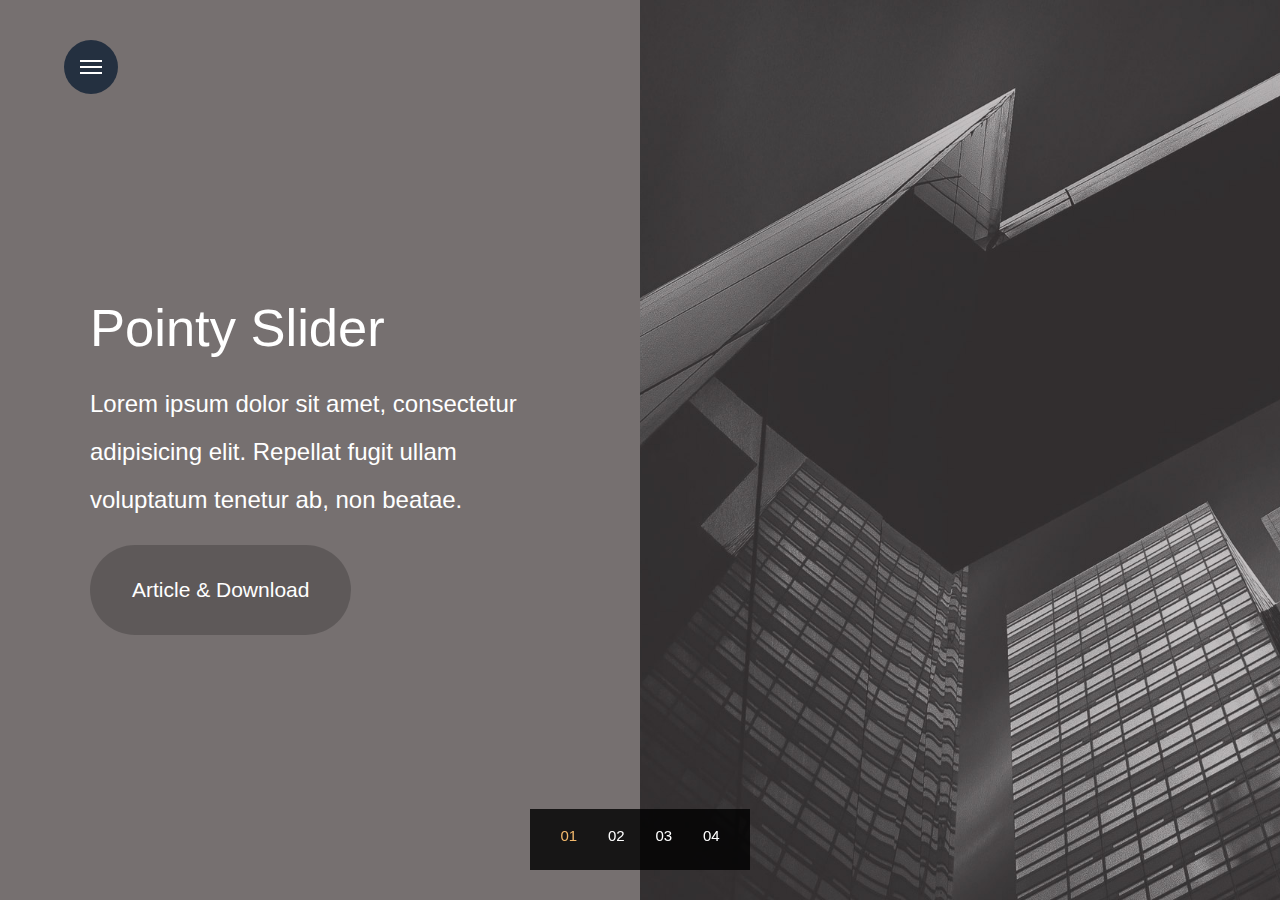
<file: Cicac/Navigation/slider/index.html>
<!doctype html>
<html lang="en" class="no-js">
<head>
	<meta charset="UTF-8">
	<meta name="viewport" content="width=device-width, initial-scale=1">
    <meta author="Kayasaya SAS">
	<link href='https://fonts.googleapis.com/css?family=Fira+Sans:400,300,700' rel='stylesheet' type='text/css'>

	<link rel="stylesheet" href="css/reset.css"> <!-- CSS reset -->
    <link rel="stylesheet" href="../css/style.css"> <!-- Resource style -->
	<link rel="stylesheet" href="css/style.css"> <!-- Resource style -->
	<link rel="stylesheet" href="../css/w3.css"> <!-- Resource style -->
    <script src="js/modernizr.js"></script> <!-- Modernizr -->
  	
	<title>CICCAC | About us</title>
</head>
<body>
	<div class="cd-slider-wrapper">
		<ul class="cd-slider">
			<li class="is-visible">
				<div class="cd-half-block image"></div>

				<div class="cd-half-block content">
					<div>
						<h2>Pointy Slider</h2>
						<p>
							Lorem ipsum dolor sit amet, consectetur adipisicing elit. Repellat fugit ullam voluptatum tenetur ab, non beatae.
						</p>
						<a href="https://codyhouse.co/?p=7404" class="btn">Article &amp; Download</a>
					</div>
				</div>
			</li> <!-- .cd-half-block.content -->

			<li>
				<div class="cd-half-block image"></div>

				<div class="cd-half-block content light-bg">
					<div>
						<h2>Slide Number 2</h2>
						<p>
							Lorem ipsum dolor sit amet, consectetur adipisicing elit. Repellat fugit ullam voluptatum tenetur ab, non beatae, impedit dolorem itaque voluptates facilis necessitatibus suscipit dolor rerum dolores dignissimos alias facere sunt aliquid.
						</p>
					</div>
				</div> <!-- .cd-half-block.content -->
			</li>

			<li>
				<div class="cd-half-block image"></div>

				<div class="cd-half-block content">
					<div>
						<h2>Our Team</h2>
						<p>
							WE ARE A GROUP OF ACADEMICS, ENTREPRENEURS ECOLOGISTS, CIVIL ASSOCIATIONS AND SOCIAL ACTORS FOR A CHANGE OF CONSCIOUSNESS AND ACTION TO PROTECT NATURAL RESOURCES AND BIODIVERSITY FROM GLOBAL CLIMATE CHANGE THAT PROMOTES THE CONSTRUCTION OF A PLANETARY SOCIETY
						</p>
					</div>
				</div> <!-- .cd-half-block.content -->
			</li>

			<li>
				<div class="cd-half-block image"></div>

				<div class="cd-half-block content">
					<div>
						<h2>Our Team</h2>
						
						
							  <div class="w3-card-4">

<header class="w3-container w3-light-grey">
  <h3>Enrique Lima Zuno</h3>
</header>

<div class="w3-container">
  <p></p>
  <hr>
  <img src="img/a.png" alt="Foto de Enrique Lima Zuno" class="w3-left w3-circle">
  <p>Employer and hotelier of Isla Mujeres, Quintana Roo, Mexico.</p>
</div>

<button class="w3-button w3-block w3-dark-grey">Contactar</button>

</div> 
                         <div class="w3-card-4">

<header class="w3-container w3-light-grey">
  <h3>Luis Yáñez Trujillo</h3>
</header>

<div class="w3-container">
  <p></p>
  <hr>
  <img src="img/b.png" alt="Avatar" class="w3-left w3-circle">
  <p>Headline professor and remote sensing and GIS researcher.</p>
</div>

<button class="w3-button w3-block w3-dark-grey">+ Connect</button>

</div> 
                         <div class="w3-card-4">

<header class="w3-container w3-light-grey">
  <h3>Antonio Salas</h3>
</header>

<div class="w3-container">
  <p></p>
  <hr>
  <img src="img/c.png" alt="Avatar" class="w3-left w3-circle">
  <p>Medical practitioner professor and researcher of geographical medicine and epidemiology.</p>
</div>

<button class="w3-button w3-block w3-dark-grey">+ Connect</button>

</div> 
                         <div class="w3-card-4">

<header class="w3-container w3-light-grey">
  <h3>Valentino Sorani</h3>
</header>

<div class="w3-container">
  <p></p>
  <hr>
  <img src="img/d.png" alt="Avatar" class="w3-left w3-circle">
  <p>Hedline professor and ecological land planning researcher.</p>
</div>

<button class="w3-button w3-block w3-dark-grey">+ Connect</button>

</div> 
                         <div class="w3-card-4">

<header class="w3-container w3-light-grey">
  <h3></h3>
</header>

<div class="w3-container">
  <p>Fabio Mancini</p>
  <hr>
  <img src="img/e.png" alt="Avatar" class="w3-left w3-circle">
  <p>Headline professor and climate change researcher.</p>
</div>

<button class="w3-button w3-block w3-dark-grey">+ Connect</button>

</div> 
                         <div class="w3-card-4">

<header class="w3-container w3-light-grey">
  <h3></h3>
</header>

<div class="w3-container">
  <p>Amparo Sánchez Menchero</p>
  <hr>
  <img src="img/f.png" alt="Avatar" class="w3-left w3-circle">
  <p>Headline professor and researcher of human Geography</p>
</div>

<button class="w3-button w3-block w3-dark-grey">+ Connect</button>

</div> 
						</p>
					</div>
				</div> <!-- .cd-half-block.content -->
			</li>
		</ul> <!-- .cd-slider -->
	</div> <!-- .cd-slider-wrapper -->
    <a href="#cd-nav" class="cd-nav-trigger">Menu 
		<span class="cd-nav-icon"></span>

		<svg x="0px" y="0px" width="54px" height="54px" viewBox="0 0 54 54">
			<circle fill="transparent" stroke="#656e79" stroke-width="1" cx="27" cy="27" r="25" stroke-dasharray="157 157" stroke-dashoffset="157"></circle>
		</svg>
	</a>
	
	<div id="cd-nav" class="cd-nav">
		<div class="cd-navigation-wrapper">
			<div class="cd-half-block">
				<h2>Navigation</h2>

				<nav>
					<ul class="cd-primary-nav">
						<li><a href="../index.html">Home</a></li>
						<li><a href="#0"  class="selected">About Us</a></li>
						<li><a href="../projects/index.html">Our projects</a></li>
						<li><a href="../donations/index.html">Donations</a></li>
						<li><a href="../contact/index.html">Contact us</a></li>
					</ul>
				</nav>
			</div><!-- .cd-half-block -->
			
			<div class="cd-half-block">
				<address>
					<ul class="cd-contact-info">
						<li><a href="mailto:info@myemail.co">contact@ciiccac.com</a></li>
						<li>Tel:41687006</li>
						<li>
							<span>5 de Mayo, Supermanzana 3, Manzana 81, Lote 3</span>
							<span>Col. Electricistas, Quintanaroo</span>
							<span>Cp.77400, MX</span>
						</li>
					</ul>
				</address>
			</div> <!-- .cd-half-block -->
		</div> <!-- .cd-navigation-wrapper -->
	</div> <!-- .cd-nav -->
<script src="js/jquery-2.1.4.js"></script>
<script src="js/jquery.mobile.custom.min.js"></script>
<script src="js/main.js"></script> <!-- Resource jQuery -->
<script src="../js/main.js"></script> <!-- Resource jQuery -->

</body>
</html>
</file>
<file: css/style.css>
/* -------------------------------- 

Primary style

-------------------------------- */
*, *::after, *::before {
  -webkit-box-sizing: border-box;
  -moz-box-sizing: border-box;
  box-sizing: border-box;
}

html {
  font-size: 62.5%;
}
html * {
  -webkit-font-smoothing: antialiased;
  -moz-osx-font-smoothing: grayscale;
}

body {
  font-size: 1.6rem;
  font-family: "Open Sans", sans-serif;
  color: #243040;
  background-color: #ffffff;
}

body, html {
  /* prevent horizontal scrolling */
  overflow-x: hidden;
}

a {
  color: #9cb3a8;
  text-decoration: none;
}

/* -------------------------------- 

Main Components 

-------------------------------- */
main {
  position: relative;
  z-index: 2;
  /* fix bug on iOS */
  height: 100vh;
  overflow-y: auto;
  -webkit-overflow-scrolling: touch;
  padding: 200px 5%;
  background-color: #9cb3a8;
  /* Force Hardware Acceleration in WebKit */
  -webkit-transform: translateZ(0);
  -moz-transform: translateZ(0);
  -ms-transform: translateZ(0);
  -o-transform: translateZ(0);
  transform: translateZ(0);
  -webkit-backface-visibility: hidden;
  backface-visibility: hidden;
  -webkit-transition: -webkit-transform 0.7s;
  -moz-transition: -moz-transform 0.7s;
  transition: transform 0.7s;
  -webkit-transition-timing-function: cubic-bezier(0.91, 0.01, 0.6, 0.99);
  -moz-transition-timing-function: cubic-bezier(0.91, 0.01, 0.6, 0.99);
  transition-timing-function: cubic-bezier(0.91, 0.01, 0.6, 0.99);
}
main h1, main p {
  text-align: center;
}
main h1 {
  font-size: 2.6rem;
  margin-bottom: 1em;
}
main p {
  font-family: "Merriweather", serif;
  color: #d6dfdb;
  max-width: 450px;
  margin: 0 auto;
  line-height: 1.6;
}
.navigation-is-open main {
  -webkit-transform: translateX(100%);
  -moz-transform: translateX(100%);
  -ms-transform: translateX(100%);
  -o-transform: translateX(100%);
  transform: translateX(100%);
}
@media only screen and (min-width: 768px) {
  main {
    padding: 250px 10%;
  }
  main h1 {
    font-size: 3.6rem;
  }
  main p {
    font-size: 2rem;
  }
}

.cd-nav-trigger {
  position: fixed;
  z-index: 3;
  left: 5%;
  top: 20px;
  height: 54px;
  width: 54px;
  background-color: #243040;
  border-radius: 50%;
  /* image replacement */
  overflow: hidden;
  text-indent: 100%;
  white-space: nowrap;
  -webkit-transition: -webkit-transform 0.5s;
  -moz-transition: -moz-transform 0.5s;
  transition: transform 0.5s;
}
.cd-nav-trigger .cd-nav-icon {
  /* icon created in CSS */
  position: absolute;
  left: 50%;
  top: 50%;
  bottom: auto;
  right: auto;
  -webkit-transform: translateX(-50%) translateY(-50%);
  -moz-transform: translateX(-50%) translateY(-50%);
  -ms-transform: translateX(-50%) translateY(-50%);
  -o-transform: translateX(-50%) translateY(-50%);
  transform: translateX(-50%) translateY(-50%);
  width: 22px;
  height: 2px;
  background-color: #ffffff;
}
.cd-nav-trigger .cd-nav-icon::before, .cd-nav-trigger .cd-nav-icon:after {
  /* upper and lower lines of the menu icon */
  content: '';
  position: absolute;
  top: 0;
  right: 0;
  width: 100%;
  height: 100%;
  background-color: inherit;
  /* Force Hardware Acceleration in WebKit */
  -webkit-transform: translateZ(0);
  -moz-transform: translateZ(0);
  -ms-transform: translateZ(0);
  -o-transform: translateZ(0);
  transform: translateZ(0);
  -webkit-backface-visibility: hidden;
  backface-visibility: hidden;
  -webkit-transition: -webkit-transform 0.5s, width 0.5s, top 0.3s;
  -moz-transition: -moz-transform 0.5s, width 0.5s, top 0.3s;
  transition: transform 0.5s, width 0.5s, top 0.3s;
}
.cd-nav-trigger .cd-nav-icon::before {
  -webkit-transform-origin: right top;
  -moz-transform-origin: right top;
  -ms-transform-origin: right top;
  -o-transform-origin: right top;
  transform-origin: right top;
  -webkit-transform: translateY(-6px);
  -moz-transform: translateY(-6px);
  -ms-transform: translateY(-6px);
  -o-transform: translateY(-6px);
  transform: translateY(-6px);
}
.cd-nav-trigger .cd-nav-icon::after {
  -webkit-transform-origin: right bottom;
  -moz-transform-origin: right bottom;
  -ms-transform-origin: right bottom;
  -o-transform-origin: right bottom;
  transform-origin: right bottom;
  -webkit-transform: translateY(6px);
  -moz-transform: translateY(6px);
  -ms-transform: translateY(6px);
  -o-transform: translateY(6px);
  transform: translateY(6px);
}
.no-touch .cd-nav-trigger:hover .cd-nav-icon::after {
  top: 2px;
}
.no-touch .cd-nav-trigger:hover .cd-nav-icon::before {
  top: -2px;
}
.cd-nav-trigger svg {
  position: absolute;
  top: 0;
  left: 0;
}
.cd-nav-trigger circle {
  /* circle border animation */
  -webkit-transition: stroke-dashoffset 0.4s 0s;
  -moz-transition: stroke-dashoffset 0.4s 0s;
  transition: stroke-dashoffset 0.4s 0s;
}
.navigation-is-open .cd-nav-trigger {
  /* rotate trigger when navigation becomes visible */
  -webkit-transform: rotate(180deg);
  -moz-transform: rotate(180deg);
  -ms-transform: rotate(180deg);
  -o-transform: rotate(180deg);
  transform: rotate(180deg);
}
.navigation-is-open .cd-nav-trigger .cd-nav-icon::after,
.navigation-is-open .cd-nav-trigger .cd-nav-icon::before {
  /* animate arrow --> from hamburger to arrow */
  width: 50%;
  -webkit-transition: -webkit-transform 0.5s, width 0.5s;
  -moz-transition: -moz-transform 0.5s, width 0.5s;
  transition: transform 0.5s, width 0.5s;
}
.navigation-is-open .cd-nav-trigger .cd-nav-icon::before {
  -webkit-transform: rotate(45deg);
  -moz-transform: rotate(45deg);
  -ms-transform: rotate(45deg);
  -o-transform: rotate(45deg);
  transform: rotate(45deg);
}
.navigation-is-open .cd-nav-trigger .cd-nav-icon::after {
  -webkit-transform: rotate(-45deg);
  -moz-transform: rotate(-45deg);
  -ms-transform: rotate(-45deg);
  -o-transform: rotate(-45deg);
  transform: rotate(-45deg);
}
.no-touch .navigation-is-open .cd-nav-trigger:hover .cd-nav-icon::after, .no-touch .navigation-is-open .cd-nav-trigger:hover .cd-nav-icon::before {
  top: 0;
}
.navigation-is-open .cd-nav-trigger circle {
  stroke-dashoffset: 0;
  -webkit-transition: stroke-dashoffset 0.4s 0.3s;
  -moz-transition: stroke-dashoffset 0.4s 0.3s;
  transition: stroke-dashoffset 0.4s 0.3s;
}
@media only screen and (min-width: 1170px) {
  .cd-nav-trigger {
    top: 40px;
  }
}

.cd-nav {
  position: fixed;
  z-index: 1;
  top: 0;
  left: 0;
  height: 100%;
  width: 100%;
  background-color: #243040;
  visibility: hidden;
  -webkit-transition: visibility 0s 0.7s;
  -moz-transition: visibility 0s 0.7s;
  transition: visibility 0s 0.7s;
}
.cd-nav .cd-navigation-wrapper {
  /* all navigation content */
  height: 100%;
  overflow-y: auto;
  -webkit-overflow-scrolling: touch;
  padding: 40px 5% 40px calc(5% + 80px);
  /* Force Hardware Acceleration in WebKit */
  -webkit-transform: translateZ(0);
  -moz-transform: translateZ(0);
  -ms-transform: translateZ(0);
  -o-transform: translateZ(0);
  transform: translateZ(0);
  -webkit-backface-visibility: hidden;
  backface-visibility: hidden;
  -webkit-transform: translateX(-50%);
  -moz-transform: translateX(-50%);
  -ms-transform: translateX(-50%);
  -o-transform: translateX(-50%);
  transform: translateX(-50%);
  -webkit-transition: -webkit-transform 0.7s;
  -moz-transition: -moz-transform 0.7s;
  transition: transform 0.7s;
  -webkit-transition-timing-function: cubic-bezier(0.86, 0.01, 0.77, 0.78);
  -moz-transition-timing-function: cubic-bezier(0.86, 0.01, 0.77, 0.78);
  transition-timing-function: cubic-bezier(0.86, 0.01, 0.77, 0.78);
}
.navigation-is-open .cd-nav {
  visibility: visible;
  -webkit-transition: visibility 0s 0s;
  -moz-transition: visibility 0s 0s;
  transition: visibility 0s 0s;
}
.navigation-is-open .cd-nav .cd-navigation-wrapper {
  -webkit-transform: translateX(0);
  -moz-transform: translateX(0);
  -ms-transform: translateX(0);
  -o-transform: translateX(0);
  transform: translateX(0);
  -webkit-transition: -webkit-transform 0.5s;
  -moz-transition: -moz-transform 0.5s;
  transition: transform 0.5s;
  -webkit-transition-timing-function: cubic-bezier(0.82, 0.01, 0.77, 0.78);
  -moz-transition-timing-function: cubic-bezier(0.82, 0.01, 0.77, 0.78);
  transition-timing-function: cubic-bezier(0.82, 0.01, 0.77, 0.78);
}
.cd-nav h2 {
  position: relative;
  margin-bottom: 1.7em;
  font-size: 1.3rem;
  font-weight: 800;
  color: #080b0f;
  text-transform: uppercase;
}
.cd-nav h2::after {
  /* bottom separation line */
  content: '';
  position: absolute;
  left: 0;
  bottom: -20px;
  height: 1px;
  width: 60px;
  background-color: currentColor;
}
.cd-nav .cd-primary-nav {
  margin-top: 60px;
}
.cd-nav .cd-primary-nav li {
  margin: 1.6em 0;
}
.cd-nav .cd-primary-nav a {
  font-family: "Merriweather", serif;
  font-size: 2.4rem;
  color: rgba(255, 255, 255, 0.3);
  display: inline-block;
}
.cd-nav .cd-primary-nav a.selected {
  color: #ffffff;
}
.no-touch .cd-nav .cd-primary-nav a:hover {
  color: #ffffff;
}
.cd-nav .cd-contact-info {
  margin-top: 80px;
}
.cd-nav .cd-contact-info li {
  font-family: "Merriweather", serif;
  margin-bottom: 1.5em;
  line-height: 1.2;
  color: rgba(255, 255, 255, 0.3);
}
.cd-nav .cd-contact-info a {
  color: #ffffff;
}
.cd-nav .cd-contact-info span {
  display: block;
}
.cd-nav .cd-contact-info li, .cd-nav .cd-contact-info a, .cd-nav .cd-contact-info span {
  font-size: 1.6rem;
}
@media only screen and (min-width: 1170px) {
  .cd-nav .cd-navigation-wrapper {
    padding: 62px 20%;
  }
  .cd-nav .cd-navigation-wrapper::after {
    clear: both;
    content: "";
    display: table;
  }
  .cd-nav .cd-half-block {
    width: 50%;
    float: left;
  }
  .cd-nav .cd-primary-nav {
    margin-top: 0;
  }
  .cd-nav h2 {
    font-size: 1.5rem;
    margin-bottom: 5.6em;
  }
  .cd-nav .cd-primary-nav li {
    margin: 2em 0;
  }
  .cd-nav .cd-primary-nav a {
    font-size: 4.4rem;
  }
  .cd-nav .cd-contact-info {
    margin-top: 120px;
    text-align: right;
  }
  .cd-nav .cd-contact-info li {
    margin-bottom: 2.4em;
  }
  .cd-nav .cd-contact-info li, .cd-nav .cd-contact-info a, .cd-nav .cd-contact-info span {
    font-size: 2rem;
  }
}

.no-js main {
  height: auto;
  overflow: visible;
}

.no-js .cd-nav {
  position: static;
  visibility: visible;
}
.no-js .cd-nav .cd-navigation-wrapper {
  height: auto;
  overflow: visible;
  padding: 100px 5%;
  -webkit-transform: translateX(0);
  -moz-transform: translateX(0);
  -ms-transform: translateX(0);
  -o-transform: translateX(0);
  transform: translateX(0);
}
</file>
<file: donations/css/style.css>
/* -------------------------------- 

Primary style

-------------------------------- */
*, *::after, *::before {
  box-sizing: border-box;
}

html {
  font-size: 62.5%;
}

body {
  font-size: 1.6rem;
  font-family: "Open Sans", sans-serif;
  color: #0f222b;
  background-color: #0f222b;
}

a {
  color: #95ac5f;
  text-decoration: none;
}

input {
  font-family: "Open Sans", sans-serif;
  font-size: 1.6rem;
}

/* -------------------------------- 

Header - not needed in production

-------------------------------- */
.cd-main-header {
  height: 170px;
  line-height: 170px;
  text-align: center;
}
.cd-main-header h1 {
  color: #ffffff;
  font-weight: 300;
  font-size: 2rem;
}
@media only screen and (min-width: 1024px) {
  .cd-main-header {
    height: 220px;
    line-height: 220px;
  }
  .cd-main-header h1 {
    font-size: 2.6rem;
  }
}

/* -------------------------------- 

Pricing tables 

-------------------------------- */
.cd-pricing {
  width: 90%;
  max-width: 280px;
  margin: 0 auto;
  text-align: center;
}
.cd-pricing > li {
  position: relative;
  margin: 0 auto 2.5em;
  background-color: #ffffff;
  border-radius: .3em .3em .25em .25em;
  box-shadow: 0 2px 8px rgba(2, 4, 5, 0.5);
}
.cd-pricing > li.empty-box {
  box-shadow: none;
}
.cd-pricing > li.empty-box::after {
  /* placeholder visible when .cd-form is open - in this case same color of the background */
  content: '';
  position: absolute;
  top: 0;
  left: 0;
  width: 100%;
  height: 100%;
  background-color: #0f222b;
}
@media only screen and (min-width: 768px) {
  .cd-pricing {
    max-width: 1000px;
  }
  .cd-pricing > li {
    width: 32%;
    float: left;
    margin-right: 2%;
    margin-bottom: 0;
  }
  .cd-pricing > li:last-of-type {
    margin-right: 0;
  }
}
@media only screen and (min-width: 1024px) {
  .cd-pricing > li {
    width: 28.0%;
    float: left;
    margin-right: 8%;
  }
}

.cd-pricing-header {
  padding: 1.3em 1em;
  background-color: #95ac5f;
  border-radius: .25em .25em 0 0;
  box-shadow: inset 0 1px 0 #c1cfa2;
  color: #ffffff;
  -webkit-font-smoothing: antialiased;
  -moz-osx-font-smoothing: grayscale;
}
.cd-pricing-header h2, .cd-pricing-header .cd-price {
  line-height: 1.2;
}
.cd-pricing-header h2 {
  font-size: 2rem;
  margin-bottom: 0.15em;
}
.cd-pricing-header .cd-price {
  display: inline-block;
  font-weight: bold;
}
.cd-pricing-header .cd-price::after {
  clear: both;
  content: "";
  display: table;
}
.cd-pricing-header span {
  float: left;
}
.cd-pricing-header span:nth-of-type(2) {
  color: #c1cfa2;
}
.cd-pricing-header span:nth-of-type(2)::before {
  content: '/';
}
@media only screen and (min-width: 768px) {
  .cd-pricing-header h2 {
    font-size: 2.6rem;
  }
}

.cd-pricing-features {
  padding: 2.8em 1em 2.5em;
}
.cd-pricing-features li {
  line-height: 1.5;
  margin-bottom: .4em;
}
.cd-pricing-features li:last-of-type {
  margin-bottom: 0;
}
.cd-pricing-features em {
  position: relative;
  padding-left: 28px;
}
.cd-pricing-features em::before {
  /* this is the icon (check or cross) next to the plan feature */
  position: absolute;
  content: '';
  left: 0;
  top: 50%;
  bottom: auto;
  -webkit-transform: translateY(-50%);
  -moz-transform: translateY(-50%);
  -ms-transform: translateY(-50%);
  -o-transform: translateY(-50%);
  transform: translateY(-50%);
  height: 24px;
  width: 24px;
  background: url(../img/cd-icons-plan.svg) no-repeat -24px 0;
}
.cd-pricing-features .available em::before {
  background-position: 0 0;
}

.cd-pricing-footer {
  padding-bottom: 1.7em;
}
.cd-pricing-footer a {
  -webkit-transition: -webkit-transform 0.3s;
  -moz-transition: -moz-transform 0.3s;
  transition: transform 0.3s;
}
.empty-box .cd-pricing-footer a {
  /* scale down to 0 the action button when sign up form is visible */
  -webkit-transform: scale(0);
  -moz-transform: scale(0);
  -ms-transform: scale(0);
  -o-transform: scale(0);
  transform: scale(0);
}

/* -------------------------------- 

Form 

-------------------------------- */
.cd-form {
  position: fixed;
  z-index: 2;
  background-color: #ffffff;
  border-radius: .25em;
  visibility: hidden;
  -webkit-transition: visibility 0s 0.8s;
  -moz-transition: visibility 0s 0.8s;
  transition: visibility 0s 0.8s;
  /* Force Hardware Acceleration in WebKit */
  -webkit-transform: translateZ(0);
  -moz-transform: translateZ(0);
  -ms-transform: translateZ(0);
  -o-transform: translateZ(0);
  transform: translateZ(0);
  -webkit-backface-visibility: hidden;
  backface-visibility: hidden;
}
.cd-form::before {
  /* never visible - this is used in jQuery to check the current MQ */
  display: none;
  content: 'mobile';
}
.cd-form::after {
  /* gradient visible at the bottom of the form - to indicate it's possible to scroll */
  content: '';
  position: absolute;
  bottom: 0;
  right: 0;
  height: 30px;
  width: 100%;
  border-radius: 0 0 .25em .25em;
  background-color: rgba(255, 255, 255, 0);
  background-image: -webkit-linear-gradient(bottom, white, rgba(255, 255, 255, 0));
  background-image: linear-gradient(to top,white, rgba(255, 255, 255, 0));
  pointer-events: none;
}
.cd-form .cd-plan-info {
  position: absolute;
  top: 0;
  left: 0;
  z-index: 2;
  text-align: center;
}
.cd-form .cd-plan-info > * {
  width: 100%;
}
.cd-form .cd-pricing-features {
  position: relative;
  -webkit-transition: opacity 0.3s 0s, visibility 0s 0s;
  -moz-transition: opacity 0.3s 0s, visibility 0s 0s;
  transition: opacity 0.3s 0s, visibility 0s 0s;
}
.cd-form .cd-pricing-features::before {
  /* this is the layer which covers the .cd-pricing-features when the form is open - visible only on desktop */
  content: '';
  position: absolute;
  /* fix a bug while animating - 1px white space visible */
  top: -5px;
  left: 0;
  height: calc(100% + 5px);
  width: 100%;
  background-color: #95ac5f;
  will-change: transform;
  -webkit-transform: scaleY(0);
  -moz-transform: scaleY(0);
  -ms-transform: scaleY(0);
  -o-transform: scaleY(0);
  transform: scaleY(0);
  -webkit-transform-origin: center top;
  -moz-transform-origin: center top;
  -ms-transform-origin: center top;
  -o-transform-origin: center top;
  transform-origin: center top;
  -webkit-transition: -webkit-transform 0.6s 0.2s;
  -moz-transition: -moz-transform 0.6s 0.2s;
  transition: transform 0.6s 0.2s;
}
.cd-form .cd-pricing-footer {
  display: none;
}
.cd-form .cd-more-info {
  position: absolute;
  z-index: 1;
  height: 100%;
  width: 210px;
  bottom: 0;
  left: 0;
  padding: 285px 1.8em 2em;
  background-color: #f2f2f2;
  border-radius: .25em 0 0 .25em;
  /* hidden on mobile */
  display: none;
  -webkit-transition: opacity 0.6s;
  -moz-transition: opacity 0.6s;
  transition: opacity 0.6s;
}
.cd-form .cd-more-info h3 {
  line-height: 2;
}
.cd-form .cd-more-info p {
  font-size: 1.3rem;
  color: #999999;
  line-height: 1.6;
}
.cd-form form {
  padding-top: 90px;
  height: 100%;
  overflow: hidden;
}
.cd-form form.is-scrollable {
  overflow-y: auto;
}
.cd-form fieldset {
  opacity: 0;
  margin: 1.5em 2em;
  /* Force Hardware Acceleration in WebKit */
  -webkit-transform: translateZ(0);
  -moz-transform: translateZ(0);
  -ms-transform: translateZ(0);
  -o-transform: translateZ(0);
  transform: translateZ(0);
  -webkit-backface-visibility: hidden;
  backface-visibility: hidden;
  will-change: transform;
  -webkit-transform: translateY(50px);
  -moz-transform: translateY(50px);
  -ms-transform: translateY(50px);
  -o-transform: translateY(50px);
  transform: translateY(50px);
  -webkit-transition: opacity 0.2s, -webkit-transform 0.2s;
  -moz-transition: opacity 0.2s, -moz-transform 0.2s;
  transition: opacity 0.2s, transform 0.2s;
}
.cd-form fieldset > div,
.cd-form fieldset .cd-credit-card > div {
  padding-top: 1.2em;
}
.cd-form fieldset > .cd-credit-card {
  padding-top: 0;
}
.cd-form fieldset div::after {
  clear: both;
  content: "";
  display: table;
}
.cd-form fieldset:last-of-type > div {
  padding-top: 0;
}
.cd-form legend {
  width: 100%;
  font-size: 2.3rem;
  line-height: 1.2;
  padding-bottom: 0.3em;
  border-bottom: 1px solid #e5e5e5;
}
.cd-form input[type="radio"],
.cd-form label {
  cursor: pointer;
}
.cd-form label {
  font-size: 1rem;
  font-weight: bold;
  text-transform: uppercase;
  letter-spacing: 1px;
  color: #b2b2b2;
}
.cd-form input[type="radio"] + label {
  color: #0f222b;
}
.cd-form input[type="text"],
.cd-form input[type="email"],
.cd-form input[type="password"],
.cd-form select {
  -webkit-appearance: none;
  -moz-appearance: none;
  -ms-appearance: none;
  -o-appearance: none;
  appearance: none;
  height: 45px;
  border: 2px solid #e5e5e5;
  border-radius: 0;
  background: transparent;
}
.cd-form input[type="text"]:focus,
.cd-form input[type="email"]:focus,
.cd-form input[type="password"]:focus,
.cd-form select:focus {
  outline: none;
  border-color: #95ac5f;
}
.cd-form input[type="text"],
.cd-form input[type="email"],
.cd-form input[type="password"] {
  width: 100%;
  display: block;
  margin-top: 6px;
  padding: 0 16px;
}
.cd-form select {
  padding: 0 25px 0 15px;
  font-size: 1.4rem;
}
.cd-form select::-ms-expand {
  /* remove default arrows in IE */
  display: none;
}
.cd-form .cd-credit-card b {
  display: block;
}
.cd-form .cd-credit-card p {
  padding-bottom: 0.5em;
}
.cd-form .cd-credit-card p:last-of-type {
  width: 100px;
}
.cd-form .cd-select {
  display: inline-block;
  position: relative;
  margin-top: 6px;
}
.cd-form .cd-select::after {
  /* arrow icons */
  content: '';
  position: absolute;
  top: 50%;
  bottom: auto;
  -webkit-transform: translateY(-50%);
  -moz-transform: translateY(-50%);
  -ms-transform: translateY(-50%);
  -o-transform: translateY(-50%);
  transform: translateY(-50%);
  right: 10px;
  height: 6px;
  width: 10px;
  background: url(../img/cd-icon-arrow.svg) no-repeat center center;
  pointer-events: none;
}
.cd-form .cd-close {
  /* 'X' close icon */
  position: absolute;
  z-index: 2;
  right: 0;
  top: 0;
  height: 40px;
  width: 40px;
  background: url(../img/cd-icon-close.svg) no-repeat center center;
  -webkit-transform: scale(0);
  -moz-transform: scale(0);
  -ms-transform: scale(0);
  -o-transform: scale(0);
  transform: scale(0);
  -webkit-transition: -webkit-transform 0.2s;
  -moz-transition: -moz-transform 0.2s;
  transition: transform 0.2s;
  /* image replacement */
  overflow: hidden;
  text-indent: 100%;
  white-space: nowrap;
  color: transparent;
}
.cd-form.is-visible {
  /* form is visible */
  visibility: visible;
  -webkit-transition: visibility 0s 0s;
  -moz-transition: visibility 0s 0s;
  transition: visibility 0s 0s;
}
.cd-form.is-visible .cd-pricing-features {
  /* desktop only */
  opacity: 0;
  visibility: hidden;
  -webkit-transition: opacity 0.6s 0s, visibility 0s 0.8s;
  -moz-transition: opacity 0.6s 0s, visibility 0s 0.8s;
  transition: opacity 0.6s 0s, visibility 0s 0.8s;
}
.cd-form.is-visible form {
  -webkit-overflow-scrolling: touch;
}
.cd-form.is-visible fieldset {
  opacity: 1;
  -webkit-transform: translateY(0);
  -moz-transform: translateY(0);
  -ms-transform: translateY(0);
  -o-transform: translateY(0);
  transform: translateY(0);
  -webkit-transition: -webkit-transform 0.3s 0.6s, opacity 0.3s 0.6s;
  -moz-transition: -moz-transform 0.3s 0.6s, opacity 0.3s 0.6s;
  transition: transform 0.3s 0.6s, opacity 0.3s 0.6s;
}
.cd-form.is-visible fieldset:nth-of-type(2) {
  /* delay second fieldset animation */
  -webkit-transition: -webkit-transform 0.3s 0.7s, opacity 0.3s 0.7s;
  -moz-transition: -moz-transform 0.3s 0.7s, opacity 0.3s 0.7s;
  transition: transform 0.3s 0.7s, opacity 0.3s 0.7s;
}
.cd-form.is-visible fieldset:nth-of-type(3) {
  /* delay second fieldset animation */
  -webkit-transition: -webkit-transform 0.3s 0.8s, opacity 0.3s 0.8s;
  -moz-transition: -moz-transform 0.3s 0.8s, opacity 0.3s 0.8s;
  transition: transform 0.3s 0.8s, opacity 0.3s 0.8s;
}
.cd-form.is-visible .cd-close {
  -webkit-transform: scale(1);
  -moz-transform: scale(1);
  -ms-transform: scale(1);
  -o-transform: scale(1);
  transform: scale(1);
  -webkit-transition: -webkit-transform 0.3s 0.8s;
  -moz-transition: -moz-transform 0.3s 0.8s;
  transition: transform 0.3s 0.8s;
}
@media only screen and (min-width: 768px) {
  .cd-form::before {
    /* never visible - this is used in jQuery to check the current MQ */
    content: 'desktop';
  }
  .cd-form .cd-pricing-header {
    border-radius: .25em 0 0 0;
  }
  .cd-form .cd-pricing-features {
    -webkit-transition: padding 0.3s 0.2s;
    -moz-transition: padding 0.3s 0.2s;
    transition: padding 0.3s 0.2s;
  }
  .cd-form .cd-more-info {
    display: block;
    opacity: 0;
  }
  .cd-form form {
    padding: 0 0 0 210px;
  }
  .cd-form .half-width {
    width: 48%;
    float: left;
    margin-right: 4%;
  }
  .cd-form .half-width:nth-of-type(2n) {
    margin-right: 0;
  }
  .cd-form input[type="submit"] {
    float: right;
  }
  .cd-form .cd-close {
    /* move close icon outside the form container */
    top: -40px;
    right: -5px;
  }
  .cd-form.is-visible .cd-pricing-features {
    padding-top: 0;
    opacity: 1;
    visibility: visible;
    -webkit-transition: padding 0.3s;
    -moz-transition: padding 0.3s;
    transition: padding 0.3s;
  }
  .cd-form.is-visible .cd-pricing-features::before {
    -webkit-transform: scaleY(1);
    -moz-transform: scaleY(1);
    -ms-transform: scaleY(1);
    -o-transform: scaleY(1);
    transform: scaleY(1);
    -webkit-transition: -webkit-transform 0.4s 0s;
    -moz-transition: -moz-transform 0.4s 0s;
    transition: transform 0.4s 0s;
  }
  .cd-form.is-visible .cd-more-info {
    opacity: 1;
  }
}
@media only screen and (min-width: 1024px) {
  .cd-form .cd-credit-card p:nth-of-type(2) {
    width: 25%;
    margin-right: 4%;
  }
  .no-csstransitions .cd-form .cd-credit-card p:nth-of-type(2) {
    width: 48%;
    margin-right: 0;
  }
  .cd-form .cd-credit-card p:nth-of-type(3) {
    width: 19%;
    margin-right: 0;
  }
}

/* -------------------------------- 

Buttons 

-------------------------------- */
.cd-pricing-footer a, .cd-form input[type="submit"] {
  display: inline-block;
  padding: 1em 1.8em;
  border-radius: 50em;
  text-transform: uppercase;
  font-size: 1.3rem;
  font-weight: bold;
}

.cd-pricing-footer a {
  border: 1px solid rgba(223, 79, 113, 0.4);
  color: #df4f71;
}

.cd-form input[type="submit"] {
  -webkit-appearance: none;
  -moz-appearance: none;
  -ms-appearance: none;
  -o-appearance: none;
  appearance: none;
  background-color: #df4f71;
  color: #ffffff;
  border: none;
  cursor: pointer;
}

/* -------------------------------- 

Shadow layer 

-------------------------------- */
.cd-overlay {
  /* shadow layer visible when navigation is open */
  position: fixed;
  z-index: 1;
  height: 100%;
  width: 100%;
  top: 0;
  left: 0;
  background: rgba(15, 34, 43, 0.8);
  visibility: hidden;
  opacity: 0;
  -webkit-transition: opacity 0.6s 0.2s, visibility 0s 0.8s;
  -moz-transition: opacity 0.6s 0.2s, visibility 0s 0.8s;
  transition: opacity 0.6s 0.2s, visibility 0s 0.8s;
}
.cd-overlay.is-visible {
  opacity: 1;
  visibility: visible;
  -webkit-transition: opacity 0.8s 0s, visibility 0s 0s;
  -moz-transition: opacity 0.8s 0s, visibility 0s 0s;
  transition: opacity 0.8s 0s, visibility 0s 0s;
}
</file>
<file: projects/css/style.css>
/* -------------------------------- 

Primary style

-------------------------------- */
*, *::after, *::before {
  box-sizing: border-box;
}

html {
  font-size: 62.5%;
}

body {
  font-size: 1.6rem;
  font-family: "PT Sans", sans-serif;
  color: #ffffff;
  background-color: #262423;
}

a {
  color: #a8ae7e;
  text-decoration: none;
}

/* -------------------------------- 

Patterns - reusable parts of our design

-------------------------------- */
.cd-text-replace {
  /* replace text with image */
  color: transparent;
  text-indent: 100%;
  overflow: hidden;
  white-space: nowrap;
}

/* -------------------------------- 

Menu trigger

-------------------------------- */
.cd-nav-trigger {
  position: absolute;
  z-index: 4;
  top: 24px;
  right: 5%;
  height: 52px;
  width: 52px;
  border-radius: 50%;
  background-color: rgba(0, 0, 0, 0.8);
  -webkit-transition: background 0.2s;
  -moz-transition: background 0.2s;
  transition: background 0.2s;
}
.cd-nav-trigger .cd-icon,
.cd-nav-trigger .cd-icon::before,
.cd-nav-trigger .cd-icon::after {
  /* menu icon created in CSS */
  position: absolute;
  background-color: #ffffff;
  border-radius: 2px;
  /* Force Hardware Acceleration in WebKit */
  -webkit-transform: translateZ(0);
  -moz-transform: translateZ(0);
  -ms-transform: translateZ(0);
  -o-transform: translateZ(0);
  transform: translateZ(0);
  -webkit-backface-visibility: hidden;
  backface-visibility: hidden;
}
.no-touch .cd-nav-trigger:hover {
  background-color: black;
}
.cd-nav-trigger .cd-icon {
  /* middle line of the menu icon */
  display: inline-block;
  width: 18px;
  height: 2px;
  left: 50%;
  top: 50%;
  bottom: auto;
  right: auto;
  -webkit-transform: translateX(-50%) translateY(-50%);
  -moz-transform: translateX(-50%) translateY(-50%);
  -ms-transform: translateX(-50%) translateY(-50%);
  -o-transform: translateX(-50%) translateY(-50%);
  transform: translateX(-50%) translateY(-50%);
  -webkit-transition: -webkit-transform 0.3s, background-color 0.3s;
  -moz-transition: -moz-transform 0.3s, background-color 0.3s;
  transition: transform 0.3s, background-color 0.3s;
}
.cd-nav-trigger .cd-icon::before, .cd-nav-trigger .cd-icon::after {
  /* upper and lower lines of the menu icon */
  content: '';
  top: 0;
  right: 0;
  width: 100%;
  height: 100%;
  -webkit-transition: -webkit-transform 0.3s;
  -moz-transition: -moz-transform 0.3s;
  transition: transform 0.3s;
}
.cd-nav-trigger .cd-icon::before {
  -webkit-transform: translateY(-6px);
  -moz-transform: translateY(-6px);
  -ms-transform: translateY(-6px);
  -o-transform: translateY(-6px);
  transform: translateY(-6px);
}
.cd-nav-trigger .cd-icon::after {
  -webkit-transform: translateY(6px);
  -moz-transform: translateY(6px);
  -ms-transform: translateY(6px);
  -o-transform: translateY(6px);
  transform: translateY(6px);
}
.cd-nav-trigger.project-open .cd-icon {
  /* user selects a projects - transform the icon into a 'X' */
  background-color: rgba(255, 255, 255, 0);
}
.cd-nav-trigger.project-open .cd-icon::before, .cd-nav-trigger.project-open .cd-icon::after {
  background-color: white;
}
.cd-nav-trigger.project-open .cd-icon::before {
  -webkit-transform: translateY(0) rotate(45deg);
  -moz-transform: translateY(0) rotate(45deg);
  -ms-transform: translateY(0) rotate(45deg);
  -o-transform: translateY(0) rotate(45deg);
  transform: translateY(0) rotate(45deg);
}
.cd-nav-trigger.project-open .cd-icon::after {
  -webkit-transform: translateY(0) rotate(-45deg);
  -moz-transform: translateY(0) rotate(-45deg);
  -ms-transform: translateY(0) rotate(-45deg);
  -o-transform: translateY(0) rotate(-45deg);
  transform: translateY(0) rotate(-45deg);
}
.cd-nav-trigger.nav-visible .cd-icon {
  /* user opens the navigation - transform the icon into an arrow */
  -webkit-transform: translateY(-50%) translateX(-50%);
  -moz-transform: translateY(-50%) translateX(-50%);
  -ms-transform: translateY(-50%) translateX(-50%);
  -o-transform: translateY(-50%) translateX(-50%);
  transform: translateY(-50%) translateX(-50%);
}
.cd-nav-trigger.nav-visible .cd-icon::after {
  -webkit-transform: translateX(5px) translateY(3px) rotate(-45deg) scaleX(0.5);
  -moz-transform: translateX(5px) translateY(3px) rotate(-45deg) scaleX(0.5);
  -ms-transform: translateX(5px) translateY(3px) rotate(-45deg) scaleX(0.5);
  -o-transform: translateX(5px) translateY(3px) rotate(-45deg) scaleX(0.5);
  transform: translateX(5px) translateY(3px) rotate(-45deg) scaleX(0.5);
}
.cd-nav-trigger.nav-visible .cd-icon::before {
  -webkit-transform: translateX(5px) translateY(-3px) rotate(45deg) scaleX(0.5);
  -moz-transform: translateX(5px) translateY(-3px) rotate(45deg) scaleX(0.5);
  -ms-transform: translateX(5px) translateY(-3px) rotate(45deg) scaleX(0.5);
  -o-transform: translateX(5px) translateY(-3px) rotate(45deg) scaleX(0.5);
  transform: translateX(5px) translateY(-3px) rotate(45deg) scaleX(0.5);
}
@media only screen and (min-width: 1024px) {
  .cd-nav-trigger.nav-visible .cd-icon {
    -webkit-transform: translateY(-50%) translateX(-50%) rotate(-90deg);
    -moz-transform: translateY(-50%) translateX(-50%) rotate(-90deg);
    -ms-transform: translateY(-50%) translateX(-50%) rotate(-90deg);
    -o-transform: translateY(-50%) translateX(-50%) rotate(-90deg);
    transform: translateY(-50%) translateX(-50%) rotate(-90deg);
  }
  .cd-nav-trigger.nav-visible .cd-icon::after {
    -webkit-transform: translateX(-5px) translateY(3px) rotate(45deg) scaleX(0.5);
    -moz-transform: translateX(-5px) translateY(3px) rotate(45deg) scaleX(0.5);
    -ms-transform: translateX(-5px) translateY(3px) rotate(45deg) scaleX(0.5);
    -o-transform: translateX(-5px) translateY(3px) rotate(45deg) scaleX(0.5);
    transform: translateX(-5px) translateY(3px) rotate(45deg) scaleX(0.5);
  }
  .cd-nav-trigger.nav-visible .cd-icon::before {
    -webkit-transform: translateX(-5px) translateY(-3px) rotate(-45deg) scaleX(0.5);
    -moz-transform: translateX(-5px) translateY(-3px) rotate(-45deg) scaleX(0.5);
    -ms-transform: translateX(-5px) translateY(-3px) rotate(-45deg) scaleX(0.5);
    -o-transform: translateX(-5px) translateY(-3px) rotate(-45deg) scaleX(0.5);
    transform: translateX(-5px) translateY(-3px) rotate(-45deg) scaleX(0.5);
  }
}

/* -------------------------------- 

Projects

-------------------------------- */
.cd-projects-container {
  position: relative;
  z-index: 2;
  overflow-x: hidden;
}
.cd-projects-container.project-open {
  /* smooth scroll on iOS devices */
  -webkit-overflow-scrolling: touch;
}

.cd-projects-previews {
  position: relative;
  z-index: 2;
  height: 100vh;
  width: 100vw;
}
.cd-projects-previews::after {
  clear: both;
  content: "";
  display: table;
}
.project-open .cd-projects-previews {
  pointer-events: none;
}
.cd-projects-previews li {
  height: 25%;
  width: 100%;
  overflow: hidden;
  -webkit-transition: -webkit-transform 0.5s;
  -moz-transition: -moz-transform 0.5s;
  transition: transform 0.5s;
  /* Force Hardware Acceleration */
  -webkit-backface-visibility: hidden;
  backface-visibility: hidden;
  -webkit-transform: translateZ(1px);
  -moz-transform: translateZ(1px);
  -ms-transform: translateZ(1px);
  -o-transform: translateZ(1px);
  transform: translateZ(1px);
}
.cd-projects-previews li.selected {
  opacity: 0;
  /* move selected project preview out of the viewport with no transition */
  -webkit-transform: translateX(-100%);
  -moz-transform: translateX(-100%);
  -ms-transform: translateX(-100%);
  -o-transform: translateX(-100%);
  transform: translateX(-100%);
  -webkit-transition: -webkit-transform 0s;
  -moz-transition: -moz-transform 0s;
  transition: transform 0s;
}
.cd-projects-previews li.slide-out {
  -webkit-transform: translateX(-100%);
  -moz-transform: translateX(-100%);
  -ms-transform: translateX(-100%);
  -o-transform: translateX(-100%);
  transform: translateX(-100%);
}
.cd-projects-previews a {
  display: block;
  height: 100vh;
  width: 100%;
  /* fixes a bug on projects caption width */
  -webkit-transform: translateY(0%);
  -moz-transform: translateY(0%);
  -ms-transform: translateY(0%);
  -o-transform: translateY(0%);
  transform: translateY(0%);
  opacity: 0;
  -webkit-transition: opacity 0.5s;
  -moz-transition: opacity 0.5s;
  transition: opacity 0.5s;
}
.cd-projects-previews li:nth-of-type(2) a {
  -webkit-transform: translateY(-25%);
  -moz-transform: translateY(-25%);
  -ms-transform: translateY(-25%);
  -o-transform: translateY(-25%);
  transform: translateY(-25%);
}
.cd-projects-previews li:nth-of-type(3) a {
  -webkit-transform: translateY(-50%);
  -moz-transform: translateY(-50%);
  -ms-transform: translateY(-50%);
  -o-transform: translateY(-50%);
  transform: translateY(-50%);
}
.cd-projects-previews li:nth-of-type(4) a {
  -webkit-transform: translateY(-75%);
  -moz-transform: translateY(-75%);
  -ms-transform: translateY(-75%);
  -o-transform: translateY(-75%);
  transform: translateY(-75%);
}
.cd-projects-previews .bg-loaded a {
  opacity: 1;
}
@media only screen and (min-width: 1024px) {
  .cd-projects-previews li {
    display: inline-block;
    height: 100%;
    width: 25%;
    float: left;
  }
  .cd-projects-previews li.selected {
    -webkit-transform: translateY(-100%);
    -moz-transform: translateY(-100%);
    -ms-transform: translateY(-100%);
    -o-transform: translateY(-100%);
    transform: translateY(-100%);
  }
  .cd-projects-previews li.slide-out {
    -webkit-transform: translateY(-100%);
    -moz-transform: translateY(-100%);
    -ms-transform: translateY(-100%);
    -o-transform: translateY(-100%);
    transform: translateY(-100%);
  }
  .cd-projects-previews a {
    /* width equal to window width */
    width: 400%;
  }
  .cd-projects-previews li:nth-of-type(2) a {
    -webkit-transform: translateX(-25%);
    -moz-transform: translateX(-25%);
    -ms-transform: translateX(-25%);
    -o-transform: translateX(-25%);
    transform: translateX(-25%);
  }
  .cd-projects-previews li:nth-of-type(3) a {
    -webkit-transform: translateX(-50%);
    -moz-transform: translateX(-50%);
    -ms-transform: translateX(-50%);
    -o-transform: translateX(-50%);
    transform: translateX(-50%);
  }
  .cd-projects-previews li:nth-of-type(4) a {
    -webkit-transform: translateX(-75%);
    -moz-transform: translateX(-75%);
    -ms-transform: translateX(-75%);
    -o-transform: translateX(-75%);
    transform: translateX(-75%);
  }
}

.cd-projects {
  position: absolute;
  z-index: 1;
  top: 0;
  left: 0;
  height: 100vh;
  width: 100vw;
}
.cd-projects > li {
  position: absolute;
  top: 0;
  left: 0;
  height: 100%;
  width: 100%;
  opacity: 0;
  -webkit-transition: opacity 0.3s;
  -moz-transition: opacity 0.3s;
  transition: opacity 0.3s;
}
.cd-projects > li.selected {
  z-index: 1;
  opacity: 1;
  -webkit-transition: opacity 0s;
  -moz-transition: opacity 0s;
  transition: opacity 0s;
}
.cd-projects .preview-image {
  display: block;
  height: 100vh;
}

.cd-projects-previews a,
.cd-projects .preview-image {
  /* set a background image for each project */
  background: #5b927d url(../img/img-1.jpg) no-repeat center center;
  background-size: cover;
}

.cd-projects-previews li:nth-of-type(2) a,
.cd-projects > li:nth-of-type(2) .preview-image {
  background: #a8ae7e url(../img/img-2.jpg) no-repeat center center;
  background-size: cover;
}

.cd-projects-previews li:nth-of-type(3) a,
.cd-projects > li:nth-of-type(3) .preview-image {
  background: #e7d5a4 url(../img/img-3.jpg) no-repeat center center;
  background-size: cover;
}

.cd-projects-previews li:nth-of-type(4) a,
.cd-projects > li:nth-of-type(4) .preview-image {
  background: #835531 url(../img/img-4.jpg) no-repeat center center;
  background-size: cover;
}

.cd-project-title {
  position: absolute;
  width: 100%;
  top: calc(50% - 20px);
  left: 0;
  color: #ffffff;
  -webkit-transform: translateY(-37.5vh);
  -moz-transform: translateY(-37.5vh);
  -ms-transform: translateY(-37.5vh);
  -o-transform: translateY(-37.5vh);
  transform: translateY(-37.5vh);
  -webkit-transition: -webkit-transform 0.6s 0.2s;
  -moz-transition: -moz-transform 0.6s 0.2s;
  transition: transform 0.6s 0.2s;
  text-align: center;
  -webkit-font-smoothing: antialiased;
  -moz-osx-font-smoothing: grayscale;
}
.cd-project-title::after {
  /* line below project title */
  content: '';
  position: absolute;
  left: 50%;
  bottom: -10px;
  width: 40px;
  height: 1px;
  background: #ffffff;
  -webkit-transform: translateX(-50%) scale(0);
  -moz-transform: translateX(-50%) scale(0);
  -ms-transform: translateX(-50%) scale(0);
  -o-transform: translateX(-50%) scale(0);
  transform: translateX(-50%) scale(0);
  -webkit-transition: -webkit-transform 0.3s;
  -moz-transition: -moz-transform 0.3s;
  transition: transform 0.3s;
}
.no-touch .cd-projects-previews a:hover .cd-project-title::after {
  -webkit-transform: translateX(-50%) scale(1);
  -moz-transform: translateX(-50%) scale(1);
  -ms-transform: translateX(-50%) scale(1);
  -o-transform: translateX(-50%) scale(1);
  transform: translateX(-50%) scale(1);
}
.cd-projects .cd-project-title::after {
  -webkit-transform: translateX(-50%) scale(1);
  -moz-transform: translateX(-50%) scale(1);
  -ms-transform: translateX(-50%) scale(1);
  -o-transform: translateX(-50%) scale(1);
  transform: translateX(-50%) scale(1);
  -webkit-transition: -webkit-transform 0.3s 0.3s;
  -moz-transition: -moz-transform 0.3s 0.3s;
  transition: transform 0.3s 0.3s;
}
.cd-project-title h2 {
  font-size: 2.5rem;
  line-height: 1.5;
  font-weight: 700;
}
.cd-project-title p {
  font-size: 1.4rem;
  font-family: "Merriweather", serif;
  font-style: italic;
  line-height: 1.2;
  padding: .4em 2em;
  opacity: .8;
}
@media only screen and (min-width: 1024px) {
  .cd-project-title {
    width: 25%;
    top: 50vh;
    -webkit-transform: translateX(0%);
    -moz-transform: translateX(0%);
    -ms-transform: translateX(0%);
    -o-transform: translateX(0%);
    transform: translateX(0%);
  }
}

.cd-projects-previews li:nth-of-type(2) .cd-project-title,
.cd-projects > li:nth-of-type(2) .cd-project-title {
  -webkit-transform: translateY(-12.5vh);
  -moz-transform: translateY(-12.5vh);
  -ms-transform: translateY(-12.5vh);
  -o-transform: translateY(-12.5vh);
  transform: translateY(-12.5vh);
}
@media only screen and (min-width: 1024px) {
  .cd-projects-previews li:nth-of-type(2) .cd-project-title,
  .cd-projects > li:nth-of-type(2) .cd-project-title {
    -webkit-transform: translateX(100%);
    -moz-transform: translateX(100%);
    -ms-transform: translateX(100%);
    -o-transform: translateX(100%);
    transform: translateX(100%);
  }
}

.cd-projects-previews li:nth-of-type(3) .cd-project-title,
.cd-projects > li:nth-of-type(3) .cd-project-title {
  -webkit-transform: translateY(12.5vh);
  -moz-transform: translateY(12.5vh);
  -ms-transform: translateY(12.5vh);
  -o-transform: translateY(12.5vh);
  transform: translateY(12.5vh);
}
@media only screen and (min-width: 1024px) {
  .cd-projects-previews li:nth-of-type(3) .cd-project-title,
  .cd-projects > li:nth-of-type(3) .cd-project-title {
    -webkit-transform: translateX(200%);
    -moz-transform: translateX(200%);
    -ms-transform: translateX(200%);
    -o-transform: translateX(200%);
    transform: translateX(200%);
  }
}

.cd-projects-previews li:nth-of-type(4) a .cd-project-title,
.cd-projects > li:nth-of-type(4) .cd-project-title {
  -webkit-transform: translateY(37.5vh);
  -moz-transform: translateY(37.5vh);
  -ms-transform: translateY(37.5vh);
  -o-transform: translateY(37.5vh);
  transform: translateY(37.5vh);
}
@media only screen and (min-width: 1024px) {
  .cd-projects-previews li:nth-of-type(4) a .cd-project-title,
  .cd-projects > li:nth-of-type(4) .cd-project-title {
    -webkit-transform: translateX(300%);
    -moz-transform: translateX(300%);
    -ms-transform: translateX(300%);
    -o-transform: translateX(300%);
    transform: translateX(300%);
  }
}

li.selected .cd-project-title,
.cd-projects > li:nth-of-type(2).selected .cd-project-title,
.cd-projects > li:nth-of-type(3).selected .cd-project-title,
.cd-projects > li:nth-of-type(4).selected .cd-project-title {
  -webkit-transform: translateY(0);
  -moz-transform: translateY(0);
  -ms-transform: translateY(0);
  -o-transform: translateY(0);
  transform: translateY(0);
}
@media only screen and (min-width: 1024px) {
  li.selected .cd-project-title,
  .cd-projects > li:nth-of-type(2).selected .cd-project-title,
  .cd-projects > li:nth-of-type(3).selected .cd-project-title,
  .cd-projects > li:nth-of-type(4).selected .cd-project-title {
    -webkit-transform: translateX(150%);
    -moz-transform: translateX(150%);
    -ms-transform: translateX(150%);
    -o-transform: translateX(150%);
    transform: translateX(150%);
  }
}

.cd-projects li.selected .cd-project-title::after {
  -webkit-transition: -webkit-transform 0.3s 0s;
  -moz-transition: -moz-transform 0.3s 0s;
  transition: transform 0.3s 0s;
  -webkit-transform: translateX(-50%) scale(0);
  -moz-transform: translateX(-50%) scale(0);
  -ms-transform: translateX(-50%) scale(0);
  -o-transform: translateX(-50%) scale(0);
  transform: translateX(-50%) scale(0);
}

.touch .cd-projects li.selected .cd-project-title::after {
  -webkit-transition: -webkit-transform 0s;
  -moz-transition: -moz-transform 0s;
  transition: transform 0s;
}

.cd-project-info {
  display: none;
  padding: 4em 0;
  background-color: #ffffff;
  color: #7d7c7b;
}
.content-visible .cd-project-info {
  display: block;
}
.cd-project-info p {
  width: 90%;
  max-width: 800px;
  margin: 0 auto;
  line-height: 2;
}

.cd-projects-container .scroll {
  display: block;
  position: absolute;
  z-index: 2;
  bottom: 30px;
  left: 50%;
  width: 44px;
  height: 44px;
  /* rest button default style */
  cursor: pointer;
  border: none;
  background: url("../img/cd-icon-arrow.svg") no-repeat center center;
  visibility: hidden;
  -webkit-transform: translateX(-50%) scale(0);
  -moz-transform: translateX(-50%) scale(0);
  -ms-transform: translateX(-50%) scale(0);
  -o-transform: translateX(-50%) scale(0);
  transform: translateX(-50%) scale(0);
  -webkit-transition: -webkit-transform 0.3s 0s, visibility 0s 0.3s;
  -moz-transition: -moz-transform 0.3s 0s, visibility 0s 0.3s;
  transition: transform 0.3s 0s, visibility 0s 0.3s;
}
.cd-projects-container .scroll:focus {
  outline: none;
}

.cd-projects-container.project-open .scroll {
  visibility: visible;
  -webkit-transform: translateX(-50%) scale(1);
  -moz-transform: translateX(-50%) scale(1);
  -ms-transform: translateX(-50%) scale(1);
  -o-transform: translateX(-50%) scale(1);
  transform: translateX(-50%) scale(1);
  -webkit-transition: -webkit-transform 0.4s 0s, visibility 0s 0s;
  -moz-transition: -moz-transform 0.4s 0s, visibility 0s 0s;
  transition: transform 0.4s 0s, visibility 0s 0s;
  -webkit-animation: cd-translate 1.2s 0.8s;
  -moz-animation: cd-translate 1.2s 0.8s;
  animation: cd-translate 1.2s 0.8s;
  -webkit-animation-iteration-count: 2;
  -moz-animation-iteration-count: 2;
  animation-iteration-count: 2;
}

.no-touch .cd-projects-container.project-open .scroll:hover {
  -webkit-transform: translateX(-50%) scale(1.2);
  -moz-transform: translateX(-50%) scale(1.2);
  -ms-transform: translateX(-50%) scale(1.2);
  -o-transform: translateX(-50%) scale(1.2);
  transform: translateX(-50%) scale(1.2);
}

@-webkit-keyframes cd-translate {
  0% {
    -webkit-transform: translateX(-50%) scale(1);
  }
  50% {
    -webkit-transform: translateY(10px) translateX(-50%) scale(1);
  }
  100% {
    -webkit-transform: translateX(-50%) scale(1);
  }
}
@-moz-keyframes cd-translate {
  0% {
    -moz-transform: translateX(-50%) scale(1);
  }
  50% {
    -moz-transform: translateY(10px) translateX(-50%) scale(1);
  }
  100% {
    -moz-transform: translateX(-50%) scale(1);
  }
}
@keyframes cd-translate {
  0% {
    -webkit-transform: translateX(-50%) scale(1);
    -moz-transform: translateX(-50%) scale(1);
    -ms-transform: translateX(-50%) scale(1);
    -o-transform: translateX(-50%) scale(1);
    transform: translateX(-50%) scale(1);
  }
  50% {
    -webkit-transform: translateY(10px) translateX(-50%) scale(1);
    -moz-transform: translateY(10px) translateX(-50%) scale(1);
    -ms-transform: translateY(10px) translateX(-50%) scale(1);
    -o-transform: translateY(10px) translateX(-50%) scale(1);
    transform: translateY(10px) translateX(-50%) scale(1);
  }
  100% {
    -webkit-transform: translateX(-50%) scale(1);
    -moz-transform: translateX(-50%) scale(1);
    -ms-transform: translateX(-50%) scale(1);
    -o-transform: translateX(-50%) scale(1);
    transform: translateX(-50%) scale(1);
  }
}
/* -------------------------------- 

 Navigation

-------------------------------- */





.cd-nav-trigger {
  position: fixed;
  z-index: 3;
  left: 5%;
  top: 20px;
  height: 54px;
  width: 54px;
  background-color: #243040;
  border-radius: 50%;
  /* image replacement */
  overflow: hidden;
  text-indent: 100%;
  white-space: nowrap;
  -webkit-transition: -webkit-transform 0.5s;
  -moz-transition: -moz-transform 0.5s;
  transition: transform 0.5s;
}
.cd-nav-trigger .cd-nav-icon {
  /* icon created in CSS */
  position: absolute;
  left: 50%;
  top: 50%;
  bottom: auto;
  right: auto;
  -webkit-transform: translateX(-50%) translateY(-50%);
  -moz-transform: translateX(-50%) translateY(-50%);
  -ms-transform: translateX(-50%) translateY(-50%);
  -o-transform: translateX(-50%) translateY(-50%);
  transform: translateX(-50%) translateY(-50%);
  width: 22px;
  height: 2px;
  background-color: #ffffff;
}
.cd-nav-trigger .cd-nav-icon::before, .cd-nav-trigger .cd-nav-icon:after {
  /* upper and lower lines of the menu icon */
  content: '';
  position: absolute;
  top: 0;
  right: 0;
  width: 100%;
  height: 100%;
  background-color: inherit;
  /* Force Hardware Acceleration in WebKit */
  -webkit-transform: translateZ(0);
  -moz-transform: translateZ(0);
  -ms-transform: translateZ(0);
  -o-transform: translateZ(0);
  transform: translateZ(0);
  -webkit-backface-visibility: hidden;
  backface-visibility: hidden;
  -webkit-transition: -webkit-transform 0.5s, width 0.5s, top 0.3s;
  -moz-transition: -moz-transform 0.5s, width 0.5s, top 0.3s;
  transition: transform 0.5s, width 0.5s, top 0.3s;
}
.cd-nav-trigger .cd-nav-icon::before {
  -webkit-transform-origin: right top;
  -moz-transform-origin: right top;
  -ms-transform-origin: right top;
  -o-transform-origin: right top;
  transform-origin: right top;
  -webkit-transform: translateY(-6px);
  -moz-transform: translateY(-6px);
  -ms-transform: translateY(-6px);
  -o-transform: translateY(-6px);
  transform: translateY(-6px);
}
.cd-nav-trigger .cd-nav-icon::after {
  -webkit-transform-origin: right bottom;
  -moz-transform-origin: right bottom;
  -ms-transform-origin: right bottom;
  -o-transform-origin: right bottom;
  transform-origin: right bottom;
  -webkit-transform: translateY(6px);
  -moz-transform: translateY(6px);
  -ms-transform: translateY(6px);
  -o-transform: translateY(6px);
  transform: translateY(6px);
}
.no-touch .cd-nav-trigger:hover .cd-nav-icon::after {
  top: 2px;
}
.no-touch .cd-nav-trigger:hover .cd-nav-icon::before {
  top: -2px;
}
.cd-nav-trigger svg {
  position: absolute;
  top: 0;
  left: 0;
}
.cd-nav-trigger circle {
  /* circle border animation */
  -webkit-transition: stroke-dashoffset 0.4s 0s;
  -moz-transition: stroke-dashoffset 0.4s 0s;
  transition: stroke-dashoffset 0.4s 0s;
}
.navigation-is-open .cd-nav-trigger {
  /* rotate trigger when navigation becomes visible */
  -webkit-transform: rotate(180deg);
  -moz-transform: rotate(180deg);
  -ms-transform: rotate(180deg);
  -o-transform: rotate(180deg);
  transform: rotate(180deg);
}
.navigation-is-open .cd-nav-trigger .cd-nav-icon::after,
.navigation-is-open .cd-nav-trigger .cd-nav-icon::before {
  /* animate arrow --> from hamburger to arrow */
  width: 50%;
  -webkit-transition: -webkit-transform 0.5s, width 0.5s;
  -moz-transition: -moz-transform 0.5s, width 0.5s;
  transition: transform 0.5s, width 0.5s;
}
.navigation-is-open .cd-nav-trigger .cd-nav-icon::before {
  -webkit-transform: rotate(45deg);
  -moz-transform: rotate(45deg);
  -ms-transform: rotate(45deg);
  -o-transform: rotate(45deg);
  transform: rotate(45deg);
}
.navigation-is-open .cd-nav-trigger .cd-nav-icon::after {
  -webkit-transform: rotate(-45deg);
  -moz-transform: rotate(-45deg);
  -ms-transform: rotate(-45deg);
  -o-transform: rotate(-45deg);
  transform: rotate(-45deg);
}
.no-touch .navigation-is-open .cd-nav-trigger:hover .cd-nav-icon::after, .no-touch .navigation-is-open .cd-nav-trigger:hover .cd-nav-icon::before {
  top: 0;
}
.navigation-is-open .cd-nav-trigger circle {
  stroke-dashoffset: 0;
  -webkit-transition: stroke-dashoffset 0.4s 0.3s;
  -moz-transition: stroke-dashoffset 0.4s 0.3s;
  transition: stroke-dashoffset 0.4s 0.3s;
}
@media only screen and (min-width: 1170px) {
  .cd-nav-trigger {
    top: 40px;
  }
}

.cd-nav {
  position: fixed;
  z-index: 2;
  top: 0;
  left: 0;
  height: 100%;
  width: 100%;
  background-color: #243040;
  visibility: hidden;
  -webkit-transition: visibility 0s 0.7s;
  -moz-transition: visibility 0s 0.7s;
  transition: visibility 0s 0.7s;
}
.cd-nav .cd-navigation-wrapper {
  /* all navigation content */
  height: 100%;
  overflow-y: auto;
  -webkit-overflow-scrolling: touch;
  padding: 40px 5% 40px calc(5% + 80px);
  /* Force Hardware Acceleration in WebKit */
  -webkit-transform: translateZ(0);
  -moz-transform: translateZ(0);
  -ms-transform: translateZ(0);
  -o-transform: translateZ(0);
  transform: translateZ(0);
  -webkit-backface-visibility: hidden;
  backface-visibility: hidden;
  -webkit-transform: translateX(-50%);
  -moz-transform: translateX(-50%);
  -ms-transform: translateX(-50%);
  -o-transform: translateX(-50%);
  transform: translateX(-50%);
  -webkit-transition: -webkit-transform 0.7s;
  -moz-transition: -moz-transform 0.7s;
  transition: transform 0.7s;
  -webkit-transition-timing-function: cubic-bezier(0.86, 0.01, 0.77, 0.78);
  -moz-transition-timing-function: cubic-bezier(0.86, 0.01, 0.77, 0.78);
  transition-timing-function: cubic-bezier(0.86, 0.01, 0.77, 0.78);
}
.navigation-is-open .cd-nav {
  visibility: visible;
  -webkit-transition: visibility 0s 0s;
  -moz-transition: visibility 0s 0s;
  transition: visibility 0s 0s;
}
.navigation-is-open .cd-nav .cd-navigation-wrapper {
  -webkit-transform: translateX(0);
  -moz-transform: translateX(0);
  -ms-transform: translateX(0);
  -o-transform: translateX(0);
  transform: translateX(0);
  -webkit-transition: -webkit-transform 0.5s;
  -moz-transition: -moz-transform 0.5s;
  transition: transform 0.5s;
  -webkit-transition-timing-function: cubic-bezier(0.82, 0.01, 0.77, 0.78);
  -moz-transition-timing-function: cubic-bezier(0.82, 0.01, 0.77, 0.78);
  transition-timing-function: cubic-bezier(0.82, 0.01, 0.77, 0.78);
}
.cd-nav h2 {
  position: relative;
  margin-bottom: 1.7em;
  font-size: 1.3rem;
  font-weight: 800;
  color: #080b0f;
  text-transform: uppercase;
}
.cd-nav h2::after {
  /* bottom separation line */
  content: '';
  position: absolute;
  left: 0;
  bottom: -20px;
  height: 1px;
  width: 60px;
  background-color: currentColor;
}
.cd-nav .cd-primary-nav {
  margin-top: 60px;
}
.cd-nav .cd-primary-nav li {
  margin: 1.6em 0;
}
.cd-nav .cd-primary-nav a {
  font-family: "Merriweather", serif;
  font-size: 2.4rem;
  color: rgba(255, 255, 255, 0.3);
  display: inline-block;
}
.cd-nav .cd-primary-nav a.selected {
  color: #ffffff;
}
.no-touch .cd-nav .cd-primary-nav a:hover {
  color: #ffffff;
}
.cd-nav .cd-contact-info {
  margin-top: 80px;
}
.cd-nav .cd-contact-info li {
  font-family: "Merriweather", serif;
  margin-bottom: 1.5em;
  line-height: 1.2;
  color: rgba(255, 255, 255, 0.3);
}
.cd-nav .cd-contact-info a {
  color: #ffffff;
}
.cd-nav .cd-contact-info span {
  display: block;
}
.cd-nav .cd-contact-info li, .cd-nav .cd-contact-info a, .cd-nav .cd-contact-info span {
  font-size: 1.6rem;
}
@media only screen and (min-width: 1170px) {
  .cd-nav .cd-navigation-wrapper {
    padding: 62px 20%;
  }
  .cd-nav .cd-navigation-wrapper::after {
    clear: both;
    content: "";
    display: table;
  }
  .cd-nav .cd-half-block {
    width: 50%;
    float: left;
  }
  .cd-nav .cd-primary-nav {
    margin-top: 0;
  }
  .cd-nav h2 {
    font-size: 1.5rem;
    margin-bottom: 5.6em;
  }
  .cd-nav .cd-primary-nav li {
    margin: 2em 0;
  }
  .cd-nav .cd-primary-nav a {
    font-size: 4.4rem;
  }
  .cd-nav .cd-contact-info {
    margin-top: 120px;
    text-align: right;
  }
  .cd-nav .cd-contact-info li {
    margin-bottom: 2.4em;
  }
  .cd-nav .cd-contact-info li, .cd-nav .cd-contact-info a, .cd-nav .cd-contact-info span {
    font-size: 2rem;
  }
}

main {
  position: relative;
  z-index: 2;
  /* fix bug on iOS */
  height: 100vh;
  overflow-y: auto;
  -webkit-overflow-scrolling: touch;
  padding: 200px 5%;
  background-color: #9cb3a8;
  /* Force Hardware Acceleration in WebKit */
  -webkit-transform: translateZ(0);
  -moz-transform: translateZ(0);
  -ms-transform: translateZ(0);
  -o-transform: translateZ(0);
  transform: translateZ(0);
  -webkit-backface-visibility: hidden;
  backface-visibility: hidden;
  -webkit-transition: -webkit-transform 0.7s;
  -moz-transition: -moz-transform 0.7s;
  transition: transform 0.7s;
  -webkit-transition-timing-function: cubic-bezier(0.91, 0.01, 0.6, 0.99);
  -moz-transition-timing-function: cubic-bezier(0.91, 0.01, 0.6, 0.99);
  transition-timing-function: cubic-bezier(0.91, 0.01, 0.6, 0.99);
}
main h1, main p {
  text-align: center;
}
main h1 {
  font-size: 2.6rem;
  margin-bottom: 1em;
}
main p {
  font-family: "Merriweather", serif;
  color: #d6dfdb;
  max-width: 450px;
  margin: 0 auto;
  line-height: 1.6;
}
.navigation-is-open main {
  -webkit-transform: translateX(100%);
  -moz-transform: translateX(100%);
  -ms-transform: translateX(100%);
  -o-transform: translateX(100%);
  transform: translateX(100%);
}
@media only screen and (min-width: 768px) {
  main {
    padding: 250px 10%;
  }
  main h1 {
    font-size: 3.6rem;
  }
  main p {
    font-size: 2rem;
  }
}
/* -------------------------------- 

JavaScript Disabled

-------------------------------- */
.no-js .cd-primary-nav {
  display: block;
  position: static;
  opacity: 1;
  margin-bottom: 1.5em;
}
.no-js .cd-primary-nav ul {
  display: block;
  padding: 0 5%;
}
.no-js .cd-primary-nav ul::after {
  clear: both;
  content: "";
  display: table;
}
.no-js .cd-primary-nav li:not(.cd-label) {
  display: inline-block;
}
</file>
<file: slider/css/style.css>
/* -------------------------------- 

Primary style

-------------------------------- */
*, *::after, *::before {
  box-sizing: border-box;
}

html {
  font-size: 62.5%;
}

body {
  font-size: 1.6rem;
  font-family: "Fira Sans", sans-serif;
  color: #767070;
  background-color: #ffffff;
}

a {
  color: #ccd0c1;
  text-decoration: none;
}

/* -------------------------------- 

Slider

-------------------------------- */
.cd-slider-wrapper {
  position: relative;
  height: 100vh;
  /*! padding: 10px; */
}
@media only screen and (min-width: 900px) {
  .cd-slider-wrapper {
    /*! padding: 30px; */
  }
}

.cd-slider {
  position: relative;
  z-index: 1;
  height: 100%;
  overflow: hidden;
}
.cd-slider li {
  position: absolute;
  top: 0;
  left: 0;
  height: 100%;
  width: 100%;
  -webkit-transform: translateX(100%);
  -moz-transform: translateX(100%);
  -ms-transform: translateX(100%);
  -o-transform: translateX(100%);
  transform: translateX(100%);
  -webkit-transition: -webkit-transform 0.6s;
  -moz-transition: -moz-transform 0.6s;
  transition: transform 0.6s;
}
.cd-slider li.is-visible {
  -webkit-transform: translateX(0);
  -moz-transform: translateX(0);
  -ms-transform: translateX(0);
  -o-transform: translateX(0);
  transform: translateX(0);
}
.cd-slider .cd-half-block {
  height: 50%;
  background-position: center center;
  background-repeat: no-repeat;
}
.cd-slider li:first-of-type .image {
  background-image: url(../img/img-1.jpg);
}
.cd-slider li:nth-of-type(2) .image {
  background-image: url(../img/img-2.jpg);
}
.cd-slider li:nth-of-type(3) .image {
  background-image: url(../img/img-3.jpg);
}
.cd-slider li:nth-of-type(4) .image {
  background-image: url(../img/img-4.jpg);
}
.cd-slider .image {
  background-size: cover;
}
.cd-slider .content {
  padding: 30px;
  color: #ffffff;
  background-color: #767070;
  -webkit-font-smoothing: antialiased;
  -moz-osx-font-smoothing: grayscale;
}
.cd-slider .light-bg {
  color: rgba(0, 0, 0, 0.6);
}
.cd-slider .btn {
  display: inline-block;
  background: rgba(0, 0, 0, 0.2);
  padding: 1em 1.6em;
  margin-top: 1em;
  font-size: 1.3rem;
  color: #ffffff;
  border-radius: 50em;
  -webkit-transition: background 0.3s;
  -moz-transition: background 0.3s;
  transition: background 0.3s;
}
.no-touch .cd-slider .btn:hover {
  background: rgba(0, 0, 0, 0.6);
}
.cd-slider li:nth-of-type(2) .content {
  background-color: #ccd0c1;
}
.cd-slider li:nth-of-type(3) .content {
  background-color: #f3b96c;
}
.cd-slider li:nth-of-type(4) .content {
  background-color: #f46c6a;
}
.cd-slider h2 {
  font-size: 2.2rem;
  margin-bottom: .4em;
}
.cd-slider p {
  font-size: 1.4rem;
}
.cd-slider h2, .cd-slider p {
  line-height: 1.4;
}
@media only screen and (min-width: 900px) {
  .cd-slider li {
    pointer-events: none;
    z-index: 1;
    -webkit-transform: translateX(0);
    -moz-transform: translateX(0);
    -ms-transform: translateX(0);
    -o-transform: translateX(0);
    transform: translateX(0);
    -webkit-transition: z-index 0s 0.6s;
    -moz-transition: z-index 0s 0.6s;
    transition: z-index 0s 0.6s;
  }
  .cd-slider li.is-visible {
    pointer-events: auto;
    z-index: 3;
    -webkit-transition: z-index 0s 0s;
    -moz-transition: z-index 0s 0s;
    transition: z-index 0s 0s;
  }
  .cd-slider li.is-visible.covered {
    /* list item still there, but covered by the list item entering the viewport (.is-visible) */
    z-index: 2;
  }
  .cd-slider .cd-half-block {
    height: 100%;
    width: 50%;
    float: right;
  }
  .cd-slider .cd-half-block.content {
    -webkit-transform: translateX(200%);
    -moz-transform: translateX(200%);
    -ms-transform: translateX(200%);
    -o-transform: translateX(200%);
    transform: translateX(200%);
    -webkit-transition: -webkit-transform 0.6s 0s ease-in-out;
    -moz-transition: -moz-transform 0.6s 0s ease-in-out;
    transition: transform 0.6s 0s ease-in-out;
  }
  .cd-slider .cd-half-block.image {
    -webkit-transform: translateX(100%);
    -moz-transform: translateX(100%);
    -ms-transform: translateX(100%);
    -o-transform: translateX(100%);
    transform: translateX(100%);
    -webkit-transition: -webkit-transform 0s 0.3s;
    -moz-transition: -moz-transform 0s 0.3s;
    transition: transform 0s 0.3s;
  }
  .cd-slider li.is-visible .cd-half-block.content,
  .cd-slider li.is-visible .cd-half-block.image {
    -webkit-transform: translateX(0%);
    -moz-transform: translateX(0%);
    -ms-transform: translateX(0%);
    -o-transform: translateX(0%);
    transform: translateX(0%);
  }
  .cd-slider li.is-visible .cd-half-block.content {
    -webkit-transition: -webkit-transform 0.6s 0s ease-in-out;
    -moz-transition: -moz-transform 0.6s 0s ease-in-out;
    transition: transform 0.6s 0s ease-in-out;
  }
  .cd-slider .content {
    /* vertically align its content */
    display: table;
    padding: 0 40px;
  }
  .cd-slider .content > div {
    /* vertically align <div> inside div.content */
    display: table-cell;
    vertical-align: middle;
  }
  .cd-slider .btn {
    padding: 1.4em 2em;
    font-size: 1.4rem;
  }
  .cd-slider p {
    font-size: 1.6rem;
  }
  .cd-slider h2 {
    font-size: 3.5rem;
    margin-bottom: 0;
  }
  .cd-slider h2, .cd-slider p {
    line-height: 2;
  }
}
@media only screen and (min-width: 1170px) {
  .cd-slider .content {
    padding: 0 90px;
  }
  .cd-slider h2 {
    font-weight: 300;
  }
}

/* -------------------------------- 

Slider Navigation

-------------------------------- */
.cd-slider-navigation {
  /* you won't see this element in the html but it will be created using jQuery */
  position: absolute;
  z-index: 1;
  left: 50%;
  right: auto;
  -webkit-transform: translateX(-50%);
  -moz-transform: translateX(-50%);
  -ms-transform: translateX(-50%);
  -o-transform: translateX(-50%);
  transform: translateX(-50%);
  bottom: 30px;
}
.cd-slider-navigation li {
  display: inline-block;
  margin: 0 .25em;
}
.cd-slider-navigation li.selected a {
  background-color: #ffffff;
}
.cd-slider-navigation a {
  display: block;
  height: 8px;
  width: 8px;
  border-radius: 50%;
  color: transparent;
  /* image replacement */
  white-space: nowrap;
  text-indent: 100%;
  overflow: hidden;
  border: 1px solid #ffffff;
}
@media only screen and (min-width: 900px) {
  .cd-slider-navigation {
    padding: 0.5em 1em;
    background-color: rgba(0, 0, 0, 0.8);
    /* fixes a bug on Firefox with ul.cd-slider-navigation z-index */
    -webkit-transform: translateZ(2px) translateX(-50%);
    -moz-transform: translateZ(2px) translateX(-50%);
    -ms-transform: translateZ(2px) translateX(-50%);
    -o-transform: translateZ(2px) translateX(-50%);
    transform: translateZ(2px) translateX(-50%);
    -webkit-transition: -webkit-transform 0.3s;
    -moz-transition: -moz-transform 0.3s;
    transition: transform 0.3s;
  }
  .cd-slider-navigation.slider-animating {
    /* fixes a bug on Firefox with ul.cd-slider-navigation z-index */
    -webkit-transform: translateX(-50%) scale(1);
    -moz-transform: translateX(-50%) scale(1);
    -ms-transform: translateX(-50%) scale(1);
    -o-transform: translateX(-50%) scale(1);
    transform: translateX(-50%) scale(1);
  }
  .cd-slider-navigation a {
    height: 40px;
    width: 40px;
    line-height: 40px;
    text-align: center;
    /* reset style */
    text-indent: 0;
    border: none;
    border-radius: 0;
    color: #ffffff;
    -webkit-font-smoothing: antialiased;
    -moz-osx-font-smoothing: grayscale;
  }
  .cd-slider-navigation li.selected a {
    background-color: transparent;
    color: #f3b96c;
  }
}
</file>
<file: Cicac/Navigation/css/style.css>
/* -------------------------------- 

Primary style

-------------------------------- */
*, *::after, *::before {
  -webkit-box-sizing: border-box;
  -moz-box-sizing: border-box;
  box-sizing: border-box;
}

head {}

html {
  font-size: 62.5%;
}
html * {
  -webkit-font-smoothing: antialiased;
  -moz-osx-font-smoothing: grayscale;
}

body {
  font-size: 1.6rem;
  font-family: "Open Sans", sans-serif;
  color: #243040;
  background-color: #ffffff;
}

body, html {
  /* prevent horizontal scrolling */
  overflow-x: hidden;
}

a {
  color: #9cb3a8;
  text-decoration: none;
}

/* -------------------------------- 

Main Components 

-------------------------------- */
main {
  position: relative;
  z-index: 2;
  /* fix bug on iOS */
  height: 100vh;
  overflow-y: auto;
  -webkit-overflow-scrolling: touch;
  padding: 200px 5%;
  background-color: #9cb3a8;
  /* Force Hardware Acceleration in WebKit */
  -webkit-transform: translateZ(0);
  -moz-transform: translateZ(0);
  -ms-transform: translateZ(0);
  -o-transform: translateZ(0);
  transform: translateZ(0);
  -webkit-backface-visibility: hidden;
  backface-visibility: hidden;
  -webkit-transition: -webkit-transform 0.7s;
  -moz-transition: -moz-transform 0.7s;
  transition: transform 0.7s;
  -webkit-transition-timing-function: cubic-bezier(0.91, 0.01, 0.6, 0.99);
  -moz-transition-timing-function: cubic-bezier(0.91, 0.01, 0.6, 0.99);
  transition-timing-function: cubic-bezier(0.91, 0.01, 0.6, 0.99);
}
main h1, main p {
  text-align: center;
}
main h1 {
  font-size: 2.6rem;
  margin-bottom: 1em;
}
main p {
  font-family: "Merriweather", serif;
  color: #d6dfdb;
  max-width: 450px;
  margin: 0 auto;
  line-height: 1.6;
}
.navigation-is-open main {
  -webkit-transform: translateX(100%);
  -moz-transform: translateX(100%);
  -ms-transform: translateX(100%);
  -o-transform: translateX(100%);
  transform: translateX(100%);
}
@media only screen and (min-width: 768px) {
  main {
    padding: 250px 10%;
  }
  main h1 {
    font-size: 3.6rem;
  }
  main p {
    font-size: 2rem;
  }
}

.cd-nav-trigger {
  position: fixed;
  z-index: 3;
  left: 5%;
  top: 20px;
  height: 54px;
  width: 54px;
  background-color: #243040;
  border-radius: 50%;
  /* image replacement */
  overflow: hidden;
  text-indent: 100%;
  white-space: nowrap;
  -webkit-transition: -webkit-transform 0.5s;
  -moz-transition: -moz-transform 0.5s;
  transition: transform 0.5s;
}
.cd-nav-trigger .cd-nav-icon {
  /* icon created in CSS */
  position: absolute;
  left: 50%;
  top: 50%;
  bottom: auto;
  right: auto;
  -webkit-transform: translateX(-50%) translateY(-50%);
  -moz-transform: translateX(-50%) translateY(-50%);
  -ms-transform: translateX(-50%) translateY(-50%);
  -o-transform: translateX(-50%) translateY(-50%);
  transform: translateX(-50%) translateY(-50%);
  width: 22px;
  height: 2px;
  background-color: #ffffff;
}
.cd-nav-trigger .cd-nav-icon::before, .cd-nav-trigger .cd-nav-icon:after {
  /* upper and lower lines of the menu icon */
  content: '';
  position: absolute;
  top: 0;
  right: 0;
  width: 100%;
  height: 100%;
  background-color: inherit;
  /* Force Hardware Acceleration in WebKit */
  -webkit-transform: translateZ(0);
  -moz-transform: translateZ(0);
  -ms-transform: translateZ(0);
  -o-transform: translateZ(0);
  transform: translateZ(0);
  -webkit-backface-visibility: hidden;
  backface-visibility: hidden;
  -webkit-transition: -webkit-transform 0.5s, width 0.5s, top 0.3s;
  -moz-transition: -moz-transform 0.5s, width 0.5s, top 0.3s;
  transition: transform 0.5s, width 0.5s, top 0.3s;
}
.cd-nav-trigger .cd-nav-icon::before {
  -webkit-transform-origin: right top;
  -moz-transform-origin: right top;
  -ms-transform-origin: right top;
  -o-transform-origin: right top;
  transform-origin: right top;
  -webkit-transform: translateY(-6px);
  -moz-transform: translateY(-6px);
  -ms-transform: translateY(-6px);
  -o-transform: translateY(-6px);
  transform: translateY(-6px);
}
.cd-nav-trigger .cd-nav-icon::after {
  -webkit-transform-origin: right bottom;
  -moz-transform-origin: right bottom;
  -ms-transform-origin: right bottom;
  -o-transform-origin: right bottom;
  transform-origin: right bottom;
  -webkit-transform: translateY(6px);
  -moz-transform: translateY(6px);
  -ms-transform: translateY(6px);
  -o-transform: translateY(6px);
  transform: translateY(6px);
}
.no-touch .cd-nav-trigger:hover .cd-nav-icon::after {
  top: 2px;
}
.no-touch .cd-nav-trigger:hover .cd-nav-icon::before {
  top: -2px;
}
.cd-nav-trigger svg {
  position: absolute;
  top: 0;
  left: 0;
}
.cd-nav-trigger circle {
  /* circle border animation */
  -webkit-transition: stroke-dashoffset 0.4s 0s;
  -moz-transition: stroke-dashoffset 0.4s 0s;
  transition: stroke-dashoffset 0.4s 0s;
}
.navigation-is-open .cd-nav-trigger {
  /* rotate trigger when navigation becomes visible */
  -webkit-transform: rotate(180deg);
  -moz-transform: rotate(180deg);
  -ms-transform: rotate(180deg);
  -o-transform: rotate(180deg);
  transform: rotate(180deg);
}
.navigation-is-open .cd-nav-trigger .cd-nav-icon::after,
.navigation-is-open .cd-nav-trigger .cd-nav-icon::before {
  /* animate arrow --> from hamburger to arrow */
  width: 50%;
  -webkit-transition: -webkit-transform 0.5s, width 0.5s;
  -moz-transition: -moz-transform 0.5s, width 0.5s;
  transition: transform 0.5s, width 0.5s;
}
.navigation-is-open .cd-nav-trigger .cd-nav-icon::before {
  -webkit-transform: rotate(45deg);
  -moz-transform: rotate(45deg);
  -ms-transform: rotate(45deg);
  -o-transform: rotate(45deg);
  transform: rotate(45deg);
}
.navigation-is-open .cd-nav-trigger .cd-nav-icon::after {
  -webkit-transform: rotate(-45deg);
  -moz-transform: rotate(-45deg);
  -ms-transform: rotate(-45deg);
  -o-transform: rotate(-45deg);
  transform: rotate(-45deg);
}
.no-touch .navigation-is-open .cd-nav-trigger:hover .cd-nav-icon::after, .no-touch .navigation-is-open .cd-nav-trigger:hover .cd-nav-icon::before {
  top: 0;
}
.navigation-is-open .cd-nav-trigger circle {
  stroke-dashoffset: 0;
  -webkit-transition: stroke-dashoffset 0.4s 0.3s;
  -moz-transition: stroke-dashoffset 0.4s 0.3s;
  transition: stroke-dashoffset 0.4s 0.3s;
}
@media only screen and (min-width: 1170px) {
  .cd-nav-trigger {
    top: 40px;
  }
}

.cd-nav {
  position: fixed;
  z-index: 1;
  top: 0;
  left: 0;
  height: 100%;
  width: 100%;
  background-color: #243040;
  visibility: hidden;
  -webkit-transition: visibility 0s 0.7s;
  -moz-transition: visibility 0s 0.7s;
  transition: visibility 0s 0.7s;
}
.cd-nav .cd-navigation-wrapper {
  /* all navigation content */
  height: 100%;
  overflow-y: auto;
  -webkit-overflow-scrolling: touch;
  padding: 40px 5% 40px calc(5% + 80px);
  /* Force Hardware Acceleration in WebKit */
  -webkit-transform: translateZ(0);
  -moz-transform: translateZ(0);
  -ms-transform: translateZ(0);
  -o-transform: translateZ(0);
  transform: translateZ(0);
  -webkit-backface-visibility: hidden;
  backface-visibility: hidden;
  -webkit-transform: translateX(-50%);
  -moz-transform: translateX(-50%);
  -ms-transform: translateX(-50%);
  -o-transform: translateX(-50%);
  transform: translateX(-50%);
  -webkit-transition: -webkit-transform 0.7s;
  -moz-transition: -moz-transform 0.7s;
  transition: transform 0.7s;
  -webkit-transition-timing-function: cubic-bezier(0.86, 0.01, 0.77, 0.78);
  -moz-transition-timing-function: cubic-bezier(0.86, 0.01, 0.77, 0.78);
  transition-timing-function: cubic-bezier(0.86, 0.01, 0.77, 0.78);
}
.navigation-is-open .cd-nav {
  visibility: visible;
  -webkit-transition: visibility 0s 0s;
  -moz-transition: visibility 0s 0s;
  transition: visibility 0s 0s;
}
.navigation-is-open .cd-nav .cd-navigation-wrapper {
  -webkit-transform: translateX(0);
  -moz-transform: translateX(0);
  -ms-transform: translateX(0);
  -o-transform: translateX(0);
  transform: translateX(0);
  -webkit-transition: -webkit-transform 0.5s;
  -moz-transition: -moz-transform 0.5s;
  transition: transform 0.5s;
  -webkit-transition-timing-function: cubic-bezier(0.82, 0.01, 0.77, 0.78);
  -moz-transition-timing-function: cubic-bezier(0.82, 0.01, 0.77, 0.78);
  transition-timing-function: cubic-bezier(0.82, 0.01, 0.77, 0.78);
}
.cd-nav h2 {
  position: relative;
  margin-bottom: 1.7em;
  font-size: 1.3rem;
  font-weight: 800;
  color: #080b0f;
  text-transform: uppercase;
}
.cd-nav h2::after {
  /* bottom separation line */
  content: '';
  position: absolute;
  left: 0;
  bottom: -20px;
  height: 1px;
  width: 60px;
  background-color: currentColor;
}
.cd-nav .cd-primary-nav {
  margin-top: 60px;
}
.cd-nav .cd-primary-nav li {
  margin: 1.6em 0;
}
.cd-nav .cd-primary-nav a {
  font-family: "Merriweather", serif;
  font-size: 2.4rem;
  color: rgba(255, 255, 255, 0.3);
  display: inline-block;
}
.cd-nav .cd-primary-nav a.selected {
  color: #ffffff;
}
.no-touch .cd-nav .cd-primary-nav a:hover {
  color: #ffffff;
}
.cd-nav .cd-contact-info {
  margin-top: 80px;
}
.cd-nav .cd-contact-info li {
  font-family: "Merriweather", serif;
  margin-bottom: 1.5em;
  line-height: 1.2;
  color: rgba(255, 255, 255, 0.3);
}
.cd-nav .cd-contact-info a {
  color: #ffffff;
}
.cd-nav .cd-contact-info span {
  display: block;
}
.cd-nav .cd-contact-info li, .cd-nav .cd-contact-info a, .cd-nav .cd-contact-info span {
  font-size: 1.6rem;
}
@media only screen and (min-width: 1170px) {
  .cd-nav .cd-navigation-wrapper {
    padding: 62px 20%;
  }
  .cd-nav .cd-navigation-wrapper::after {
    clear: both;
    content: "";
    display: table;
  }
  .cd-nav .cd-half-block {
    width: 50%;
    float: left;
  }
  .cd-nav .cd-primary-nav {
    margin-top: 0;
  }
  .cd-nav h2 {
    font-size: 1.5rem;
    margin-bottom: 5.6em;
  }
  .cd-nav .cd-primary-nav li {
    margin: 2em 0;
  }
  .cd-nav .cd-primary-nav a {
    font-size: 4.4rem;
  }
  .cd-nav .cd-contact-info {
    margin-top: 120px;
    text-align: right;
  }
  .cd-nav .cd-contact-info li {
    margin-bottom: 2.4em;
  }
  .cd-nav .cd-contact-info li, .cd-nav .cd-contact-info a, .cd-nav .cd-contact-info span {
    font-size: 2rem;
  }
}

.no-js main {
  height: auto;
  overflow: visible;
}

.no-js .cd-nav {
  position: static;
  visibility: visible;
}
.no-js .cd-nav .cd-navigation-wrapper {
  height: auto;
  overflow: visible;
  padding: 100px 5%;
  -webkit-transform: translateX(0);
  -moz-transform: translateX(0);
  -ms-transform: translateX(0);
  -o-transform: translateX(0);
  transform: translateX(0);
}
</file>
<file: Cicac/Navigation/projects/css/style.css>
/* -------------------------------- 

Primary style

-------------------------------- */
*, *::after, *::before {
  box-sizing: border-box;
}

html {
  font-size: 62.5%;
}

body {
  font-size: 1.6rem;
  font-family: "PT Sans", sans-serif;
  color: #ffffff;
  background-color: #262423;
}

a {
  color: #a8ae7e;
  text-decoration: none;
}

/* -------------------------------- 

Patterns - reusable parts of our design

-------------------------------- */
.cd-text-replace {
  /* replace text with image */
  color: transparent;
  text-indent: 100%;
  overflow: hidden;
  white-space: nowrap;
}

/* -------------------------------- 

Menu trigger

-------------------------------- */
.cd-nav-trigger {
  position: absolute;
  z-index: 4;
  top: 24px;
  right: 5%;
  height: 52px;
  width: 52px;
  border-radius: 50%;
  background-color: rgba(0, 0, 0, 0.8);
  -webkit-transition: background 0.2s;
  -moz-transition: background 0.2s;
  transition: background 0.2s;
}
.cd-nav-trigger .cd-icon,
.cd-nav-trigger .cd-icon::before,
.cd-nav-trigger .cd-icon::after {
  /* menu icon created in CSS */
  position: absolute;
  background-color: #ffffff;
  border-radius: 2px;
  /* Force Hardware Acceleration in WebKit */
  -webkit-transform: translateZ(0);
  -moz-transform: translateZ(0);
  -ms-transform: translateZ(0);
  -o-transform: translateZ(0);
  transform: translateZ(0);
  -webkit-backface-visibility: hidden;
  backface-visibility: hidden;
}
.no-touch .cd-nav-trigger:hover {
  background-color: black;
}
.cd-nav-trigger .cd-icon {
  /* middle line of the menu icon */
  display: inline-block;
  width: 18px;
  height: 2px;
  left: 50%;
  top: 50%;
  bottom: auto;
  right: auto;
  -webkit-transform: translateX(-50%) translateY(-50%);
  -moz-transform: translateX(-50%) translateY(-50%);
  -ms-transform: translateX(-50%) translateY(-50%);
  -o-transform: translateX(-50%) translateY(-50%);
  transform: translateX(-50%) translateY(-50%);
  -webkit-transition: -webkit-transform 0.3s, background-color 0.3s;
  -moz-transition: -moz-transform 0.3s, background-color 0.3s;
  transition: transform 0.3s, background-color 0.3s;
}
.cd-nav-trigger .cd-icon::before, .cd-nav-trigger .cd-icon::after {
  /* upper and lower lines of the menu icon */
  content: '';
  top: 0;
  right: 0;
  width: 100%;
  height: 100%;
  -webkit-transition: -webkit-transform 0.3s;
  -moz-transition: -moz-transform 0.3s;
  transition: transform 0.3s;
}
.cd-nav-trigger .cd-icon::before {
  -webkit-transform: translateY(-6px);
  -moz-transform: translateY(-6px);
  -ms-transform: translateY(-6px);
  -o-transform: translateY(-6px);
  transform: translateY(-6px);
}
.cd-nav-trigger .cd-icon::after {
  -webkit-transform: translateY(6px);
  -moz-transform: translateY(6px);
  -ms-transform: translateY(6px);
  -o-transform: translateY(6px);
  transform: translateY(6px);
}
.cd-nav-trigger.project-open .cd-icon {
  /* user selects a projects - transform the icon into a 'X' */
  background-color: rgba(255, 255, 255, 0);
}
.cd-nav-trigger.project-open .cd-icon::before, .cd-nav-trigger.project-open .cd-icon::after {
  background-color: white;
}
.cd-nav-trigger.project-open .cd-icon::before {
  -webkit-transform: translateY(0) rotate(45deg);
  -moz-transform: translateY(0) rotate(45deg);
  -ms-transform: translateY(0) rotate(45deg);
  -o-transform: translateY(0) rotate(45deg);
  transform: translateY(0) rotate(45deg);
}
.cd-nav-trigger.project-open .cd-icon::after {
  -webkit-transform: translateY(0) rotate(-45deg);
  -moz-transform: translateY(0) rotate(-45deg);
  -ms-transform: translateY(0) rotate(-45deg);
  -o-transform: translateY(0) rotate(-45deg);
  transform: translateY(0) rotate(-45deg);
}
.cd-nav-trigger.nav-visible .cd-icon {
  /* user opens the navigation - transform the icon into an arrow */
  -webkit-transform: translateY(-50%) translateX(-50%);
  -moz-transform: translateY(-50%) translateX(-50%);
  -ms-transform: translateY(-50%) translateX(-50%);
  -o-transform: translateY(-50%) translateX(-50%);
  transform: translateY(-50%) translateX(-50%);
}
.cd-nav-trigger.nav-visible .cd-icon::after {
  -webkit-transform: translateX(5px) translateY(3px) rotate(-45deg) scaleX(0.5);
  -moz-transform: translateX(5px) translateY(3px) rotate(-45deg) scaleX(0.5);
  -ms-transform: translateX(5px) translateY(3px) rotate(-45deg) scaleX(0.5);
  -o-transform: translateX(5px) translateY(3px) rotate(-45deg) scaleX(0.5);
  transform: translateX(5px) translateY(3px) rotate(-45deg) scaleX(0.5);
}
.cd-nav-trigger.nav-visible .cd-icon::before {
  -webkit-transform: translateX(5px) translateY(-3px) rotate(45deg) scaleX(0.5);
  -moz-transform: translateX(5px) translateY(-3px) rotate(45deg) scaleX(0.5);
  -ms-transform: translateX(5px) translateY(-3px) rotate(45deg) scaleX(0.5);
  -o-transform: translateX(5px) translateY(-3px) rotate(45deg) scaleX(0.5);
  transform: translateX(5px) translateY(-3px) rotate(45deg) scaleX(0.5);
}
@media only screen and (min-width: 1024px) {
  .cd-nav-trigger.nav-visible .cd-icon {
    -webkit-transform: translateY(-50%) translateX(-50%) rotate(-90deg);
    -moz-transform: translateY(-50%) translateX(-50%) rotate(-90deg);
    -ms-transform: translateY(-50%) translateX(-50%) rotate(-90deg);
    -o-transform: translateY(-50%) translateX(-50%) rotate(-90deg);
    transform: translateY(-50%) translateX(-50%) rotate(-90deg);
  }
  .cd-nav-trigger.nav-visible .cd-icon::after {
    -webkit-transform: translateX(-5px) translateY(3px) rotate(45deg) scaleX(0.5);
    -moz-transform: translateX(-5px) translateY(3px) rotate(45deg) scaleX(0.5);
    -ms-transform: translateX(-5px) translateY(3px) rotate(45deg) scaleX(0.5);
    -o-transform: translateX(-5px) translateY(3px) rotate(45deg) scaleX(0.5);
    transform: translateX(-5px) translateY(3px) rotate(45deg) scaleX(0.5);
  }
  .cd-nav-trigger.nav-visible .cd-icon::before {
    -webkit-transform: translateX(-5px) translateY(-3px) rotate(-45deg) scaleX(0.5);
    -moz-transform: translateX(-5px) translateY(-3px) rotate(-45deg) scaleX(0.5);
    -ms-transform: translateX(-5px) translateY(-3px) rotate(-45deg) scaleX(0.5);
    -o-transform: translateX(-5px) translateY(-3px) rotate(-45deg) scaleX(0.5);
    transform: translateX(-5px) translateY(-3px) rotate(-45deg) scaleX(0.5);
  }
}

/* -------------------------------- 

Projects

-------------------------------- */
.cd-projects-container {
  position: relative;
  z-index: 2;
  overflow-x: hidden;
}
.cd-projects-container.project-open {
  /* smooth scroll on iOS devices */
  -webkit-overflow-scrolling: touch;
}

.cd-projects-previews {
  position: relative;
  z-index: 2;
  height: 100vh;
  width: 100vw;
}
.cd-projects-previews::after {
  clear: both;
  content: "";
  display: table;
}
.project-open .cd-projects-previews {
  pointer-events: none;
}
.cd-projects-previews li {
  height: 25%;
  width: 100%;
  overflow: hidden;
  -webkit-transition: -webkit-transform 0.5s;
  -moz-transition: -moz-transform 0.5s;
  transition: transform 0.5s;
  /* Force Hardware Acceleration */
  -webkit-backface-visibility: hidden;
  backface-visibility: hidden;
  -webkit-transform: translateZ(1px);
  -moz-transform: translateZ(1px);
  -ms-transform: translateZ(1px);
  -o-transform: translateZ(1px);
  transform: translateZ(1px);
}
.cd-projects-previews li.selected {
  opacity: 0;
  /* move selected project preview out of the viewport with no transition */
  -webkit-transform: translateX(-100%);
  -moz-transform: translateX(-100%);
  -ms-transform: translateX(-100%);
  -o-transform: translateX(-100%);
  transform: translateX(-100%);
  -webkit-transition: -webkit-transform 0s;
  -moz-transition: -moz-transform 0s;
  transition: transform 0s;
}
.cd-projects-previews li.slide-out {
  -webkit-transform: translateX(-100%);
  -moz-transform: translateX(-100%);
  -ms-transform: translateX(-100%);
  -o-transform: translateX(-100%);
  transform: translateX(-100%);
}
.cd-projects-previews a {
  display: block;
  height: 100vh;
  width: 100%;
  /* fixes a bug on projects caption width */
  -webkit-transform: translateY(0%);
  -moz-transform: translateY(0%);
  -ms-transform: translateY(0%);
  -o-transform: translateY(0%);
  transform: translateY(0%);
  opacity: 0;
  -webkit-transition: opacity 0.5s;
  -moz-transition: opacity 0.5s;
  transition: opacity 0.5s;
}
.cd-projects-previews li:nth-of-type(2) a {
  -webkit-transform: translateY(-25%);
  -moz-transform: translateY(-25%);
  -ms-transform: translateY(-25%);
  -o-transform: translateY(-25%);
  transform: translateY(-25%);
}
.cd-projects-previews li:nth-of-type(3) a {
  -webkit-transform: translateY(-50%);
  -moz-transform: translateY(-50%);
  -ms-transform: translateY(-50%);
  -o-transform: translateY(-50%);
  transform: translateY(-50%);
}
.cd-projects-previews li:nth-of-type(4) a {
  -webkit-transform: translateY(-75%);
  -moz-transform: translateY(-75%);
  -ms-transform: translateY(-75%);
  -o-transform: translateY(-75%);
  transform: translateY(-75%);
}
.cd-projects-previews .bg-loaded a {
  opacity: 1;
}
@media only screen and (min-width: 1024px) {
  .cd-projects-previews li {
    display: inline-block;
    height: 100%;
    width: 25%;
    float: left;
  }
  .cd-projects-previews li.selected {
    -webkit-transform: translateY(-100%);
    -moz-transform: translateY(-100%);
    -ms-transform: translateY(-100%);
    -o-transform: translateY(-100%);
    transform: translateY(-100%);
  }
  .cd-projects-previews li.slide-out {
    -webkit-transform: translateY(-100%);
    -moz-transform: translateY(-100%);
    -ms-transform: translateY(-100%);
    -o-transform: translateY(-100%);
    transform: translateY(-100%);
  }
  .cd-projects-previews a {
    /* width equal to window width */
    width: 400%;
  }
  .cd-projects-previews li:nth-of-type(2) a {
    -webkit-transform: translateX(-25%);
    -moz-transform: translateX(-25%);
    -ms-transform: translateX(-25%);
    -o-transform: translateX(-25%);
    transform: translateX(-25%);
  }
  .cd-projects-previews li:nth-of-type(3) a {
    -webkit-transform: translateX(-50%);
    -moz-transform: translateX(-50%);
    -ms-transform: translateX(-50%);
    -o-transform: translateX(-50%);
    transform: translateX(-50%);
  }
  .cd-projects-previews li:nth-of-type(4) a {
    -webkit-transform: translateX(-75%);
    -moz-transform: translateX(-75%);
    -ms-transform: translateX(-75%);
    -o-transform: translateX(-75%);
    transform: translateX(-75%);
  }
}

.cd-projects {
  position: absolute;
  z-index: 1;
  top: 0;
  left: 0;
  height: 100vh;
  width: 100vw;
}
.cd-projects > li {
  position: absolute;
  top: 0;
  left: 0;
  height: 100%;
  width: 100%;
  opacity: 0;
  -webkit-transition: opacity 0.3s;
  -moz-transition: opacity 0.3s;
  transition: opacity 0.3s;
}
.cd-projects > li.selected {
  z-index: 1;
  opacity: 1;
  -webkit-transition: opacity 0s;
  -moz-transition: opacity 0s;
  transition: opacity 0s;
}
.cd-projects .preview-image {
  display: block;
  height: 100vh;
}

.cd-projects-previews a,
.cd-projects .preview-image {
  /* set a background image for each project */
  background: #5b927d url(../img/img-1.jpg) no-repeat center center;
  background-size: cover;
}

.cd-projects-previews li:nth-of-type(2) a,
.cd-projects > li:nth-of-type(2) .preview-image {
  background: #a8ae7e url(../img/img-2.jpg) no-repeat center center;
  background-size: cover;
}

.cd-projects-previews li:nth-of-type(3) a,
.cd-projects > li:nth-of-type(3) .preview-image {
  background: #e7d5a4 url(../img/img-3.jpg) no-repeat center center;
  background-size: cover;
}

.cd-projects-previews li:nth-of-type(4) a,
.cd-projects > li:nth-of-type(4) .preview-image {
  background: #835531 url(../img/img-4.jpg) no-repeat center center;
  background-size: cover;
}

.cd-project-title {
  position: absolute;
  width: 100%;
  top: calc(50% - 20px);
  left: 0;
  color: #ffffff;
  -webkit-transform: translateY(-37.5vh);
  -moz-transform: translateY(-37.5vh);
  -ms-transform: translateY(-37.5vh);
  -o-transform: translateY(-37.5vh);
  transform: translateY(-37.5vh);
  -webkit-transition: -webkit-transform 0.6s 0.2s;
  -moz-transition: -moz-transform 0.6s 0.2s;
  transition: transform 0.6s 0.2s;
  text-align: center;
  -webkit-font-smoothing: antialiased;
  -moz-osx-font-smoothing: grayscale;
}
.cd-project-title::after {
  /* line below project title */
  content: '';
  position: absolute;
  left: 50%;
  bottom: -10px;
  width: 40px;
  height: 1px;
  background: #ffffff;
  -webkit-transform: translateX(-50%) scale(0);
  -moz-transform: translateX(-50%) scale(0);
  -ms-transform: translateX(-50%) scale(0);
  -o-transform: translateX(-50%) scale(0);
  transform: translateX(-50%) scale(0);
  -webkit-transition: -webkit-transform 0.3s;
  -moz-transition: -moz-transform 0.3s;
  transition: transform 0.3s;
}
.no-touch .cd-projects-previews a:hover .cd-project-title::after {
  -webkit-transform: translateX(-50%) scale(1);
  -moz-transform: translateX(-50%) scale(1);
  -ms-transform: translateX(-50%) scale(1);
  -o-transform: translateX(-50%) scale(1);
  transform: translateX(-50%) scale(1);
}
.cd-projects .cd-project-title::after {
  -webkit-transform: translateX(-50%) scale(1);
  -moz-transform: translateX(-50%) scale(1);
  -ms-transform: translateX(-50%) scale(1);
  -o-transform: translateX(-50%) scale(1);
  transform: translateX(-50%) scale(1);
  -webkit-transition: -webkit-transform 0.3s 0.3s;
  -moz-transition: -moz-transform 0.3s 0.3s;
  transition: transform 0.3s 0.3s;
}
.cd-project-title h2 {
  font-size: 2.5rem;
  line-height: 1.5;
  font-weight: 700;
}
.cd-project-title p {
  font-size: 1.4rem;
  font-family: "Merriweather", serif;
  font-style: italic;
  line-height: 1.2;
  padding: .4em 2em;
  opacity: .8;
}
@media only screen and (min-width: 1024px) {
  .cd-project-title {
    width: 25%;
    top: 50vh;
    -webkit-transform: translateX(0%);
    -moz-transform: translateX(0%);
    -ms-transform: translateX(0%);
    -o-transform: translateX(0%);
    transform: translateX(0%);
  }
}

.cd-projects-previews li:nth-of-type(2) .cd-project-title,
.cd-projects > li:nth-of-type(2) .cd-project-title {
  -webkit-transform: translateY(-12.5vh);
  -moz-transform: translateY(-12.5vh);
  -ms-transform: translateY(-12.5vh);
  -o-transform: translateY(-12.5vh);
  transform: translateY(-12.5vh);
}
@media only screen and (min-width: 1024px) {
  .cd-projects-previews li:nth-of-type(2) .cd-project-title,
  .cd-projects > li:nth-of-type(2) .cd-project-title {
    -webkit-transform: translateX(100%);
    -moz-transform: translateX(100%);
    -ms-transform: translateX(100%);
    -o-transform: translateX(100%);
    transform: translateX(100%);
  }
}

.cd-projects-previews li:nth-of-type(3) .cd-project-title,
.cd-projects > li:nth-of-type(3) .cd-project-title {
  -webkit-transform: translateY(12.5vh);
  -moz-transform: translateY(12.5vh);
  -ms-transform: translateY(12.5vh);
  -o-transform: translateY(12.5vh);
  transform: translateY(12.5vh);
}
@media only screen and (min-width: 1024px) {
  .cd-projects-previews li:nth-of-type(3) .cd-project-title,
  .cd-projects > li:nth-of-type(3) .cd-project-title {
    -webkit-transform: translateX(200%);
    -moz-transform: translateX(200%);
    -ms-transform: translateX(200%);
    -o-transform: translateX(200%);
    transform: translateX(200%);
  }
}

.cd-projects-previews li:nth-of-type(4) a .cd-project-title,
.cd-projects > li:nth-of-type(4) .cd-project-title {
  -webkit-transform: translateY(37.5vh);
  -moz-transform: translateY(37.5vh);
  -ms-transform: translateY(37.5vh);
  -o-transform: translateY(37.5vh);
  transform: translateY(37.5vh);
}
@media only screen and (min-width: 1024px) {
  .cd-projects-previews li:nth-of-type(4) a .cd-project-title,
  .cd-projects > li:nth-of-type(4) .cd-project-title {
    -webkit-transform: translateX(300%);
    -moz-transform: translateX(300%);
    -ms-transform: translateX(300%);
    -o-transform: translateX(300%);
    transform: translateX(300%);
  }
}

li.selected .cd-project-title,
.cd-projects > li:nth-of-type(2).selected .cd-project-title,
.cd-projects > li:nth-of-type(3).selected .cd-project-title,
.cd-projects > li:nth-of-type(4).selected .cd-project-title {
  -webkit-transform: translateY(0);
  -moz-transform: translateY(0);
  -ms-transform: translateY(0);
  -o-transform: translateY(0);
  transform: translateY(0);
}
@media only screen and (min-width: 1024px) {
  li.selected .cd-project-title,
  .cd-projects > li:nth-of-type(2).selected .cd-project-title,
  .cd-projects > li:nth-of-type(3).selected .cd-project-title,
  .cd-projects > li:nth-of-type(4).selected .cd-project-title {
    -webkit-transform: translateX(150%);
    -moz-transform: translateX(150%);
    -ms-transform: translateX(150%);
    -o-transform: translateX(150%);
    transform: translateX(150%);
  }
}

.cd-projects li.selected .cd-project-title::after {
  -webkit-transition: -webkit-transform 0.3s 0s;
  -moz-transition: -moz-transform 0.3s 0s;
  transition: transform 0.3s 0s;
  -webkit-transform: translateX(-50%) scale(0);
  -moz-transform: translateX(-50%) scale(0);
  -ms-transform: translateX(-50%) scale(0);
  -o-transform: translateX(-50%) scale(0);
  transform: translateX(-50%) scale(0);
}

.touch .cd-projects li.selected .cd-project-title::after {
  -webkit-transition: -webkit-transform 0s;
  -moz-transition: -moz-transform 0s;
  transition: transform 0s;
}

.cd-project-info {
  display: none;
  padding: 4em 0;
  background-color: #ffffff;
  color: #7d7c7b;
}
.content-visible .cd-project-info {
  display: block;
}
.cd-project-info p {
  width: 90%;
  max-width: 800px;
  margin: 0 auto;
  line-height: 2;
}

.cd-projects-container .scroll {
  display: block;
  position: absolute;
  z-index: 2;
  bottom: 30px;
  left: 50%;
  width: 44px;
  height: 44px;
  /* rest button default style */
  cursor: pointer;
  border: none;
  background: url("../img/cd-icon-arrow.svg") no-repeat center center;
  visibility: hidden;
  -webkit-transform: translateX(-50%) scale(0);
  -moz-transform: translateX(-50%) scale(0);
  -ms-transform: translateX(-50%) scale(0);
  -o-transform: translateX(-50%) scale(0);
  transform: translateX(-50%) scale(0);
  -webkit-transition: -webkit-transform 0.3s 0s, visibility 0s 0.3s;
  -moz-transition: -moz-transform 0.3s 0s, visibility 0s 0.3s;
  transition: transform 0.3s 0s, visibility 0s 0.3s;
}
.cd-projects-container .scroll:focus {
  outline: none;
}

.cd-projects-container.project-open .scroll {
  visibility: visible;
  -webkit-transform: translateX(-50%) scale(1);
  -moz-transform: translateX(-50%) scale(1);
  -ms-transform: translateX(-50%) scale(1);
  -o-transform: translateX(-50%) scale(1);
  transform: translateX(-50%) scale(1);
  -webkit-transition: -webkit-transform 0.4s 0s, visibility 0s 0s;
  -moz-transition: -moz-transform 0.4s 0s, visibility 0s 0s;
  transition: transform 0.4s 0s, visibility 0s 0s;
  -webkit-animation: cd-translate 1.2s 0.8s;
  -moz-animation: cd-translate 1.2s 0.8s;
  animation: cd-translate 1.2s 0.8s;
  -webkit-animation-iteration-count: 2;
  -moz-animation-iteration-count: 2;
  animation-iteration-count: 2;
}

.no-touch .cd-projects-container.project-open .scroll:hover {
  -webkit-transform: translateX(-50%) scale(1.2);
  -moz-transform: translateX(-50%) scale(1.2);
  -ms-transform: translateX(-50%) scale(1.2);
  -o-transform: translateX(-50%) scale(1.2);
  transform: translateX(-50%) scale(1.2);
}

@-webkit-keyframes cd-translate {
  0% {
    -webkit-transform: translateX(-50%) scale(1);
  }
  50% {
    -webkit-transform: translateY(10px) translateX(-50%) scale(1);
  }
  100% {
    -webkit-transform: translateX(-50%) scale(1);
  }
}
@-moz-keyframes cd-translate {
  0% {
    -moz-transform: translateX(-50%) scale(1);
  }
  50% {
    -moz-transform: translateY(10px) translateX(-50%) scale(1);
  }
  100% {
    -moz-transform: translateX(-50%) scale(1);
  }
}
@keyframes cd-translate {
  0% {
    -webkit-transform: translateX(-50%) scale(1);
    -moz-transform: translateX(-50%) scale(1);
    -ms-transform: translateX(-50%) scale(1);
    -o-transform: translateX(-50%) scale(1);
    transform: translateX(-50%) scale(1);
  }
  50% {
    -webkit-transform: translateY(10px) translateX(-50%) scale(1);
    -moz-transform: translateY(10px) translateX(-50%) scale(1);
    -ms-transform: translateY(10px) translateX(-50%) scale(1);
    -o-transform: translateY(10px) translateX(-50%) scale(1);
    transform: translateY(10px) translateX(-50%) scale(1);
  }
  100% {
    -webkit-transform: translateX(-50%) scale(1);
    -moz-transform: translateX(-50%) scale(1);
    -ms-transform: translateX(-50%) scale(1);
    -o-transform: translateX(-50%) scale(1);
    transform: translateX(-50%) scale(1);
  }
}
/* -------------------------------- 

 Navigation

-------------------------------- */





.cd-nav-trigger {
  position: fixed;
  z-index: 3;
  left: 5%;
  top: 20px;
  height: 54px;
  width: 54px;
  background-color: #243040;
  border-radius: 50%;
  /* image replacement */
  overflow: hidden;
  text-indent: 100%;
  white-space: nowrap;
  -webkit-transition: -webkit-transform 0.5s;
  -moz-transition: -moz-transform 0.5s;
  transition: transform 0.5s;
}
.cd-nav-trigger .cd-nav-icon {
  /* icon created in CSS */
  position: absolute;
  left: 50%;
  top: 50%;
  bottom: auto;
  right: auto;
  -webkit-transform: translateX(-50%) translateY(-50%);
  -moz-transform: translateX(-50%) translateY(-50%);
  -ms-transform: translateX(-50%) translateY(-50%);
  -o-transform: translateX(-50%) translateY(-50%);
  transform: translateX(-50%) translateY(-50%);
  width: 22px;
  height: 2px;
  background-color: #ffffff;
}
.cd-nav-trigger .cd-nav-icon::before, .cd-nav-trigger .cd-nav-icon:after {
  /* upper and lower lines of the menu icon */
  content: '';
  position: absolute;
  top: 0;
  right: 0;
  width: 100%;
  height: 100%;
  background-color: inherit;
  /* Force Hardware Acceleration in WebKit */
  -webkit-transform: translateZ(0);
  -moz-transform: translateZ(0);
  -ms-transform: translateZ(0);
  -o-transform: translateZ(0);
  transform: translateZ(0);
  -webkit-backface-visibility: hidden;
  backface-visibility: hidden;
  -webkit-transition: -webkit-transform 0.5s, width 0.5s, top 0.3s;
  -moz-transition: -moz-transform 0.5s, width 0.5s, top 0.3s;
  transition: transform 0.5s, width 0.5s, top 0.3s;
}
.cd-nav-trigger .cd-nav-icon::before {
  -webkit-transform-origin: right top;
  -moz-transform-origin: right top;
  -ms-transform-origin: right top;
  -o-transform-origin: right top;
  transform-origin: right top;
  -webkit-transform: translateY(-6px);
  -moz-transform: translateY(-6px);
  -ms-transform: translateY(-6px);
  -o-transform: translateY(-6px);
  transform: translateY(-6px);
}
.cd-nav-trigger .cd-nav-icon::after {
  -webkit-transform-origin: right bottom;
  -moz-transform-origin: right bottom;
  -ms-transform-origin: right bottom;
  -o-transform-origin: right bottom;
  transform-origin: right bottom;
  -webkit-transform: translateY(6px);
  -moz-transform: translateY(6px);
  -ms-transform: translateY(6px);
  -o-transform: translateY(6px);
  transform: translateY(6px);
}
.no-touch .cd-nav-trigger:hover .cd-nav-icon::after {
  top: 2px;
}
.no-touch .cd-nav-trigger:hover .cd-nav-icon::before {
  top: -2px;
}
.cd-nav-trigger svg {
  position: absolute;
  top: 0;
  left: 0;
}
.cd-nav-trigger circle {
  /* circle border animation */
  -webkit-transition: stroke-dashoffset 0.4s 0s;
  -moz-transition: stroke-dashoffset 0.4s 0s;
  transition: stroke-dashoffset 0.4s 0s;
}
.navigation-is-open .cd-nav-trigger {
  /* rotate trigger when navigation becomes visible */
  -webkit-transform: rotate(180deg);
  -moz-transform: rotate(180deg);
  -ms-transform: rotate(180deg);
  -o-transform: rotate(180deg);
  transform: rotate(180deg);
}
.navigation-is-open .cd-nav-trigger .cd-nav-icon::after,
.navigation-is-open .cd-nav-trigger .cd-nav-icon::before {
  /* animate arrow --> from hamburger to arrow */
  width: 50%;
  -webkit-transition: -webkit-transform 0.5s, width 0.5s;
  -moz-transition: -moz-transform 0.5s, width 0.5s;
  transition: transform 0.5s, width 0.5s;
}
.navigation-is-open .cd-nav-trigger .cd-nav-icon::before {
  -webkit-transform: rotate(45deg);
  -moz-transform: rotate(45deg);
  -ms-transform: rotate(45deg);
  -o-transform: rotate(45deg);
  transform: rotate(45deg);
}
.navigation-is-open .cd-nav-trigger .cd-nav-icon::after {
  -webkit-transform: rotate(-45deg);
  -moz-transform: rotate(-45deg);
  -ms-transform: rotate(-45deg);
  -o-transform: rotate(-45deg);
  transform: rotate(-45deg);
}
.no-touch .navigation-is-open .cd-nav-trigger:hover .cd-nav-icon::after, .no-touch .navigation-is-open .cd-nav-trigger:hover .cd-nav-icon::before {
  top: 0;
}
.navigation-is-open .cd-nav-trigger circle {
  stroke-dashoffset: 0;
  -webkit-transition: stroke-dashoffset 0.4s 0.3s;
  -moz-transition: stroke-dashoffset 0.4s 0.3s;
  transition: stroke-dashoffset 0.4s 0.3s;
}
@media only screen and (min-width: 1170px) {
  .cd-nav-trigger {
    top: 40px;
  }
}

.cd-nav {
  position: fixed;
  z-index: 2;
  top: 0;
  left: 0;
  height: 100%;
  width: 100%;
  background-color: #243040;
  visibility: hidden;
  -webkit-transition: visibility 0s 0.7s;
  -moz-transition: visibility 0s 0.7s;
  transition: visibility 0s 0.7s;
}
.cd-nav .cd-navigation-wrapper {
  /* all navigation content */
  height: 100%;
  overflow-y: auto;
  -webkit-overflow-scrolling: touch;
  padding: 40px 5% 40px calc(5% + 80px);
  /* Force Hardware Acceleration in WebKit */
  -webkit-transform: translateZ(0);
  -moz-transform: translateZ(0);
  -ms-transform: translateZ(0);
  -o-transform: translateZ(0);
  transform: translateZ(0);
  -webkit-backface-visibility: hidden;
  backface-visibility: hidden;
  -webkit-transform: translateX(-50%);
  -moz-transform: translateX(-50%);
  -ms-transform: translateX(-50%);
  -o-transform: translateX(-50%);
  transform: translateX(-50%);
  -webkit-transition: -webkit-transform 0.7s;
  -moz-transition: -moz-transform 0.7s;
  transition: transform 0.7s;
  -webkit-transition-timing-function: cubic-bezier(0.86, 0.01, 0.77, 0.78);
  -moz-transition-timing-function: cubic-bezier(0.86, 0.01, 0.77, 0.78);
  transition-timing-function: cubic-bezier(0.86, 0.01, 0.77, 0.78);
}
.navigation-is-open .cd-nav {
  visibility: visible;
  -webkit-transition: visibility 0s 0s;
  -moz-transition: visibility 0s 0s;
  transition: visibility 0s 0s;
}
.navigation-is-open .cd-nav .cd-navigation-wrapper {
  -webkit-transform: translateX(0);
  -moz-transform: translateX(0);
  -ms-transform: translateX(0);
  -o-transform: translateX(0);
  transform: translateX(0);
  -webkit-transition: -webkit-transform 0.5s;
  -moz-transition: -moz-transform 0.5s;
  transition: transform 0.5s;
  -webkit-transition-timing-function: cubic-bezier(0.82, 0.01, 0.77, 0.78);
  -moz-transition-timing-function: cubic-bezier(0.82, 0.01, 0.77, 0.78);
  transition-timing-function: cubic-bezier(0.82, 0.01, 0.77, 0.78);
}
.cd-nav h2 {
  position: relative;
  margin-bottom: 1.7em;
  font-size: 1.3rem;
  font-weight: 800;
  color: #080b0f;
  text-transform: uppercase;
}
.cd-nav h2::after {
  /* bottom separation line */
  content: '';
  position: absolute;
  left: 0;
  bottom: -20px;
  height: 1px;
  width: 60px;
  background-color: currentColor;
}
.cd-nav .cd-primary-nav {
  margin-top: 60px;
}
.cd-nav .cd-primary-nav li {
  margin: 1.6em 0;
}
.cd-nav .cd-primary-nav a {
  font-family: "Merriweather", serif;
  font-size: 2.4rem;
  color: rgba(255, 255, 255, 0.3);
  display: inline-block;
}
.cd-nav .cd-primary-nav a.selected {
  color: #ffffff;
}
.no-touch .cd-nav .cd-primary-nav a:hover {
  color: #ffffff;
}
.cd-nav .cd-contact-info {
  margin-top: 80px;
}
.cd-nav .cd-contact-info li {
  font-family: "Merriweather", serif;
  margin-bottom: 1.5em;
  line-height: 1.2;
  color: rgba(255, 255, 255, 0.3);
}
.cd-nav .cd-contact-info a {
  color: #ffffff;
}
.cd-nav .cd-contact-info span {
  display: block;
}
.cd-nav .cd-contact-info li, .cd-nav .cd-contact-info a, .cd-nav .cd-contact-info span {
  font-size: 1.6rem;
}
@media only screen and (min-width: 1170px) {
  .cd-nav .cd-navigation-wrapper {
    padding: 62px 20%;
  }
  .cd-nav .cd-navigation-wrapper::after {
    clear: both;
    content: "";
    display: table;
  }
  .cd-nav .cd-half-block {
    width: 50%;
    float: left;
  }
  .cd-nav .cd-primary-nav {
    margin-top: 0;
  }
  .cd-nav h2 {
    font-size: 1.5rem;
    margin-bottom: 5.6em;
  }
  .cd-nav .cd-primary-nav li {
    margin: 2em 0;
  }
  .cd-nav .cd-primary-nav a {
    font-size: 4.4rem;
  }
  .cd-nav .cd-contact-info {
    margin-top: 120px;
    text-align: right;
  }
  .cd-nav .cd-contact-info li {
    margin-bottom: 2.4em;
  }
  .cd-nav .cd-contact-info li, .cd-nav .cd-contact-info a, .cd-nav .cd-contact-info span {
    font-size: 2rem;
  }
}

main {
  position: relative;
  z-index: 2;
  /* fix bug on iOS */
  height: 100vh;
  overflow-y: auto;
  -webkit-overflow-scrolling: touch;
  padding: 200px 5%;
  background-color: #9cb3a8;
  /* Force Hardware Acceleration in WebKit */
  -webkit-transform: translateZ(0);
  -moz-transform: translateZ(0);
  -ms-transform: translateZ(0);
  -o-transform: translateZ(0);
  transform: translateZ(0);
  -webkit-backface-visibility: hidden;
  backface-visibility: hidden;
  -webkit-transition: -webkit-transform 0.7s;
  -moz-transition: -moz-transform 0.7s;
  transition: transform 0.7s;
  -webkit-transition-timing-function: cubic-bezier(0.91, 0.01, 0.6, 0.99);
  -moz-transition-timing-function: cubic-bezier(0.91, 0.01, 0.6, 0.99);
  transition-timing-function: cubic-bezier(0.91, 0.01, 0.6, 0.99);
}
main h1, main p {
  text-align: center;
}
main h1 {
  font-size: 2.6rem;
  margin-bottom: 1em;
}
main p {
  font-family: "Merriweather", serif;
  color: #d6dfdb;
  max-width: 450px;
  margin: 0 auto;
  line-height: 1.6;
}
.navigation-is-open main {
  -webkit-transform: translateX(100%);
  -moz-transform: translateX(100%);
  -ms-transform: translateX(100%);
  -o-transform: translateX(100%);
  transform: translateX(100%);
}
@media only screen and (min-width: 768px) {
  main {
    padding: 250px 10%;
  }
  main h1 {
    font-size: 3.6rem;
  }
  main p {
    font-size: 2rem;
  }
}
/* -------------------------------- 

JavaScript Disabled

-------------------------------- */
.no-js .cd-primary-nav {
  display: block;
  position: static;
  opacity: 1;
  margin-bottom: 1.5em;
}
.no-js .cd-primary-nav ul {
  display: block;
  padding: 0 5%;
}
.no-js .cd-primary-nav ul::after {
  clear: both;
  content: "";
  display: table;
}
.no-js .cd-primary-nav li:not(.cd-label) {
  display: inline-block;
}
</file>
<file: Cicac/Navigation/slider/css/style.css>
/* -------------------------------- 

Primary style

-------------------------------- */
*, *::after, *::before {
  box-sizing: border-box;
}

html {
  font-size: 62.5%;
}

body {
  font-size: 1.6rem;
  font-family: "Fira Sans", sans-serif;
  color: #767070;
  background-color: #ffffff;
}

a {
  color: #ccd0c1;
  text-decoration: none;
}

/* -------------------------------- 

Slider

-------------------------------- */
.cd-slider-wrapper {
  position: relative;
  height: 100vh;
  /*! padding: 10px; */
}
@media only screen and (min-width: 900px) {
  .cd-slider-wrapper {
    /*! padding: 30px; */
  }
}

.cd-slider {
  position: relative;
  z-index: 1;
  height: 100%;
  overflow: hidden;
}
.cd-slider li {
  position: absolute;
  top: 0;
  left: 0;
  height: 100%;
  width: 100%;
  -webkit-transform: translateX(100%);
  -moz-transform: translateX(100%);
  -ms-transform: translateX(100%);
  -o-transform: translateX(100%);
  transform: translateX(100%);
  -webkit-transition: -webkit-transform 0.6s;
  -moz-transition: -moz-transform 0.6s;
  transition: transform 0.6s;
}
.cd-slider li.is-visible {
  -webkit-transform: translateX(0);
  -moz-transform: translateX(0);
  -ms-transform: translateX(0);
  -o-transform: translateX(0);
  transform: translateX(0);
}
.cd-slider .cd-half-block {
  height: 50%;
  background-position: center center;
  background-repeat: no-repeat;
}
.cd-slider li:first-of-type .image {
  background-image: url(../img/img-1.jpg);
}
.cd-slider li:nth-of-type(2) .image {
  background-image: url(../img/img-2.jpg);
}
.cd-slider li:nth-of-type(3) .image {
  background-image: url(../img/img-3.jpg);
}
.cd-slider li:nth-of-type(4) .image {
  background-image: url(../img/img-4.jpg);
}
.cd-slider .image {
  background-size: cover;
}
.cd-slider .content {
  padding: 30px;
  color: #ffffff;
  background-color: #767070;
  -webkit-font-smoothing: antialiased;
  -moz-osx-font-smoothing: grayscale;
}
.cd-slider .light-bg {
  color: rgba(0, 0, 0, 0.6);
}
.cd-slider .btn {
  display: inline-block;
  background: rgba(0, 0, 0, 0.2);
  padding: 1em 1.6em;
  margin-top: 1em;
  font-size: 1.3rem;
  color: #ffffff;
  border-radius: 50em;
  -webkit-transition: background 0.3s;
  -moz-transition: background 0.3s;
  transition: background 0.3s;
}
.no-touch .cd-slider .btn:hover {
  background: rgba(0, 0, 0, 0.6);
}
.cd-slider li:nth-of-type(2) .content {
  background-color: #ccd0c1;
}
.cd-slider li:nth-of-type(3) .content {
  background-color: #f3b96c;
}
.cd-slider li:nth-of-type(4) .content {
  background-color: #f46c6a;
}
.cd-slider h2 {
  font-size: 2.2rem;
  margin-bottom: .4em;
}
.cd-slider p {
  font-size: 1.4rem;
}
.cd-slider h2, .cd-slider p {
  line-height: 1.4;
}
@media only screen and (min-width: 900px) {
  .cd-slider li {
    pointer-events: none;
    z-index: 1;
    -webkit-transform: translateX(0);
    -moz-transform: translateX(0);
    -ms-transform: translateX(0);
    -o-transform: translateX(0);
    transform: translateX(0);
    -webkit-transition: z-index 0s 0.6s;
    -moz-transition: z-index 0s 0.6s;
    transition: z-index 0s 0.6s;
  }
  .cd-slider li.is-visible {
    pointer-events: auto;
    z-index: 3;
    -webkit-transition: z-index 0s 0s;
    -moz-transition: z-index 0s 0s;
    transition: z-index 0s 0s;
  }
  .cd-slider li.is-visible.covered {
    /* list item still there, but covered by the list item entering the viewport (.is-visible) */
    z-index: 2;
  }
  .cd-slider .cd-half-block {
    height: 100%;
    width: 50%;
    float: right;
  }
  .cd-slider .cd-half-block.content {
    -webkit-transform: translateX(200%);
    -moz-transform: translateX(200%);
    -ms-transform: translateX(200%);
    -o-transform: translateX(200%);
    transform: translateX(200%);
    -webkit-transition: -webkit-transform 0.6s 0s ease-in-out;
    -moz-transition: -moz-transform 0.6s 0s ease-in-out;
    transition: transform 0.6s 0s ease-in-out;
  }
  .cd-slider .cd-half-block.image {
    -webkit-transform: translateX(100%);
    -moz-transform: translateX(100%);
    -ms-transform: translateX(100%);
    -o-transform: translateX(100%);
    transform: translateX(100%);
    -webkit-transition: -webkit-transform 0s 0.3s;
    -moz-transition: -moz-transform 0s 0.3s;
    transition: transform 0s 0.3s;
  }
  .cd-slider li.is-visible .cd-half-block.content,
  .cd-slider li.is-visible .cd-half-block.image {
    -webkit-transform: translateX(0%);
    -moz-transform: translateX(0%);
    -ms-transform: translateX(0%);
    -o-transform: translateX(0%);
    transform: translateX(0%);
  }
  .cd-slider li.is-visible .cd-half-block.content {
    -webkit-transition: -webkit-transform 0.6s 0s ease-in-out;
    -moz-transition: -moz-transform 0.6s 0s ease-in-out;
    transition: transform 0.6s 0s ease-in-out;
  }
  .cd-slider .content {
    /* vertically align its content */
    display: table;
    padding: 0 40px;
  }
  .cd-slider .content > div {
    /* vertically align <div> inside div.content */
    display: table-cell;
    vertical-align: middle;
  }
  .cd-slider .btn {
    padding: 1.4em 2em;
    font-size: 1.4rem;
  }
  .cd-slider p {
    font-size: 1.6rem;
  }
  .cd-slider h2 {
    font-size: 3.5rem;
    margin-bottom: 0;
  }
  .cd-slider h2, .cd-slider p {
    line-height: 2;
  }
}
@media only screen and (min-width: 1170px) {
  .cd-slider .content {
    padding: 0 90px;
  }
  .cd-slider h2 {
    font-weight: 300;
  }
}

/* -------------------------------- 

Slider Navigation

-------------------------------- */
.cd-slider-navigation {
  /* you won't see this element in the html but it will be created using jQuery */
  position: absolute;
  z-index: 1;
  left: 50%;
  right: auto;
  -webkit-transform: translateX(-50%);
  -moz-transform: translateX(-50%);
  -ms-transform: translateX(-50%);
  -o-transform: translateX(-50%);
  transform: translateX(-50%);
  bottom: 30px;
}
.cd-slider-navigation li {
  display: inline-block;
  margin: 0 .25em;
}
.cd-slider-navigation li.selected a {
  background-color: #ffffff;
}
.cd-slider-navigation a {
  display: block;
  height: 8px;
  width: 8px;
  border-radius: 50%;
  color: transparent;
  /* image replacement */
  white-space: nowrap;
  text-indent: 100%;
  overflow: hidden;
  border: 1px solid #ffffff;
}
@media only screen and (min-width: 900px) {
  .cd-slider-navigation {
    padding: 0.5em 1em;
    background-color: rgba(0, 0, 0, 0.8);
    /* fixes a bug on Firefox with ul.cd-slider-navigation z-index */
    -webkit-transform: translateZ(2px) translateX(-50%);
    -moz-transform: translateZ(2px) translateX(-50%);
    -ms-transform: translateZ(2px) translateX(-50%);
    -o-transform: translateZ(2px) translateX(-50%);
    transform: translateZ(2px) translateX(-50%);
    -webkit-transition: -webkit-transform 0.3s;
    -moz-transition: -moz-transform 0.3s;
    transition: transform 0.3s;
  }
  .cd-slider-navigation.slider-animating {
    /* fixes a bug on Firefox with ul.cd-slider-navigation z-index */
    -webkit-transform: translateX(-50%) scale(1);
    -moz-transform: translateX(-50%) scale(1);
    -ms-transform: translateX(-50%) scale(1);
    -o-transform: translateX(-50%) scale(1);
    transform: translateX(-50%) scale(1);
  }
  .cd-slider-navigation a {
    height: 40px;
    width: 40px;
    line-height: 40px;
    text-align: center;
    /* reset style */
    text-indent: 0;
    border: none;
    border-radius: 0;
    color: #ffffff;
    -webkit-font-smoothing: antialiased;
    -moz-osx-font-smoothing: grayscale;
  }
  .cd-slider-navigation li.selected a {
    background-color: transparent;
    color: #f3b96c;
  }
}
</file>
